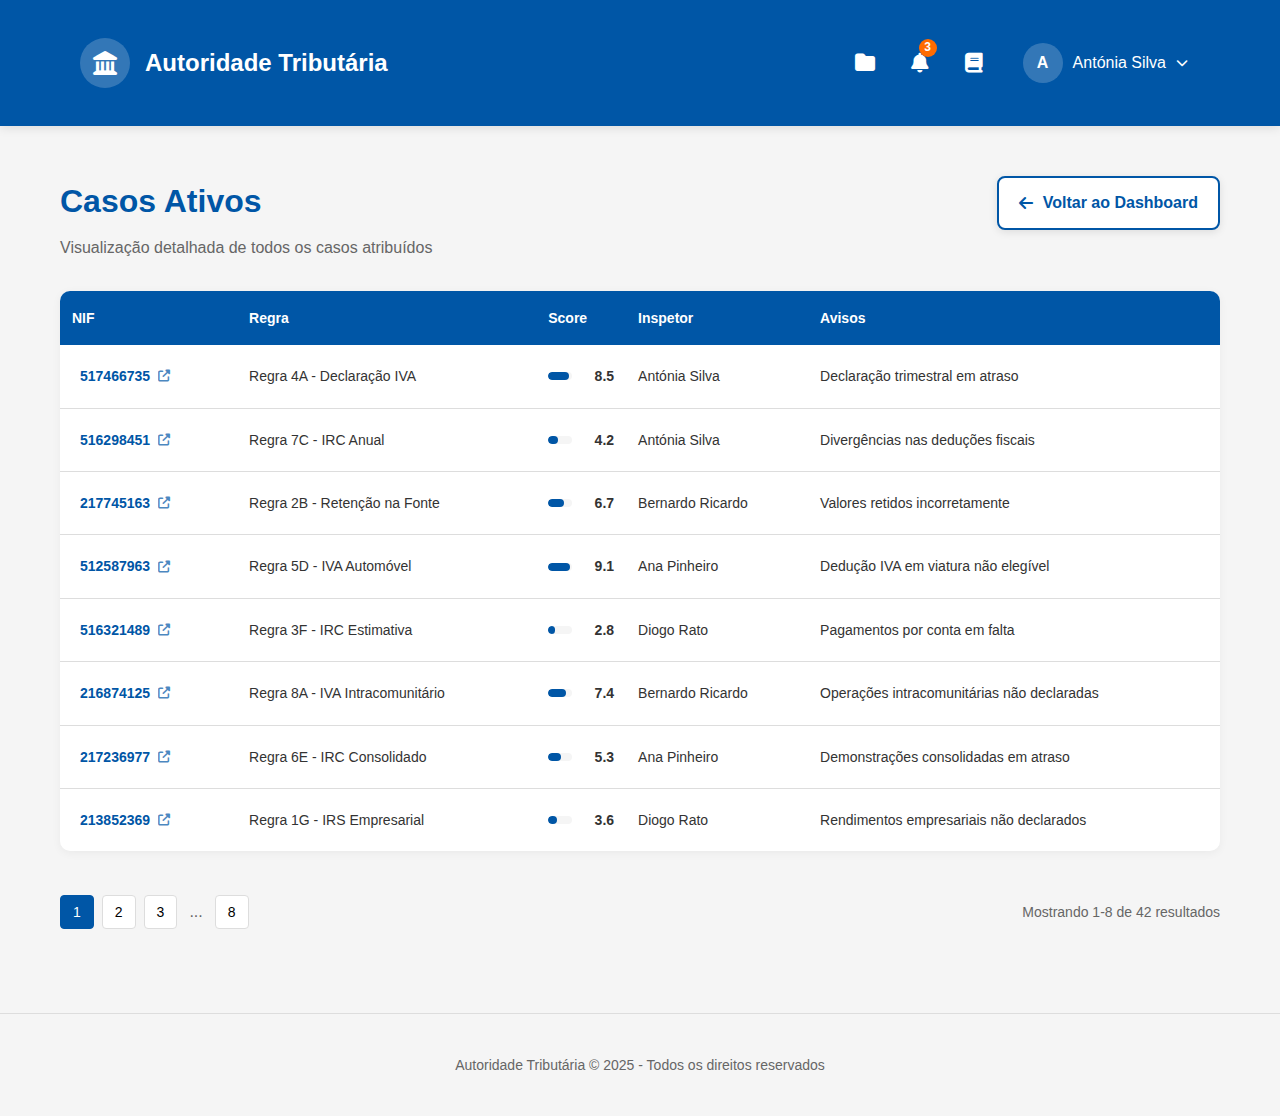
<file: casos.html>
<!DOCTYPE html>
<html lang="pt">
  <head>
    <meta charset="UTF-8" />
    <meta name="viewport" content="width=device-width, initial-scale=1.0" />
    <title>Autoridade Tributária - Os Meus Casos</title>
    <link
      rel="stylesheet"
      href="https://cdnjs.cloudflare.com/ajax/libs/font-awesome/6.4.0/css/all.min.css"
    />
    <link rel="stylesheet" href="styles.css" />
    <link rel="stylesheet" href="casos.css" />
  </head>
  <body>
    <header>
      <div class="container">
        <div class="header-content">
          <div class="logo">
            <div class="logo-icon">
              <i class="fas fa-landmark"></i>
            </div>
            <div class="logo-text">Autoridade Tributária</div>
          </div>
          <div class="header-right">
            <div class="folder-icon">
              <i class="fas fa-folder"></i>
            </div>
            <div class="notification-dropdown">
              <div class="notification-trigger">
                <i class="fas fa-bell"></i>
                <span class="notification-badge">3</span>
              </div>
              <div class="notification-menu">
                <div class="notification-header">
                  <h3>Notificações</h3>
                  <span class="notification-count">3 novas</span>
                </div>
                <div class="notification-list">
                  <div class="notification-item unread">
                    <div class="notification-icon">
                      <i class="fas fa-file-circle-plus"></i>
                    </div>
                    <div class="notification-content">
                      <div class="notification-title">
                        Novo documento adicionado
                      </div>
                      <div class="notification-details">
                        <span class="nif">NIF: 517466735</span>
                        <span class="time">Hoje, 14:30</span>
                      </div>
                      <div class="notification-description">
                        Declaração de IVA do 1º trimestre
                      </div>
                    </div>
                  </div>
                  <div class="notification-item unread">
                    <div class="notification-icon">
                      <i class="fas fa-file-pen"></i>
                    </div>
                    <div class="notification-content">
                      <div class="notification-title">Documento modificado</div>
                      <div class="notification-details">
                        <span class="nif">NIF: 516298451</span>
                        <span class="time">Hoje, 11:15</span>
                      </div>
                      <div class="notification-description">
                        Demonstração de resultados atualizada
                      </div>
                    </div>
                  </div>
                  <div class="notification-item unread">
                    <div class="notification-icon">
                      <i class="fas fa-file-circle-plus"></i>
                    </div>
                    <div class="notification-content">
                      <div class="notification-title">
                        Novo documento adicionado
                      </div>
                      <div class="notification-details">
                        <span class="nif">NIF: 217745163</span>
                        <span class="time">Ontem, 16:45</span>
                      </div>
                      <div class="notification-description">
                        Recibos verdes do mês anterior
                      </div>
                    </div>
                  </div>
                  <div class="notification-item">
                    <div class="notification-icon">
                      <i class="fas fa-file-pen"></i>
                    </div>
                    <div class="notification-content">
                      <div class="notification-title">Documento modificado</div>
                      <div class="notification-details">
                        <span class="nif">NIF: 512587963</span>
                        <span class="time">Ontem, 14:20</span>
                      </div>
                      <div class="notification-description">
                        Ficha de trabalho atualizada
                      </div>
                    </div>
                  </div>
                  <div class="notification-item">
                    <div class="notification-icon">
                      <i class="fas fa-file-circle-plus"></i>
                    </div>
                    <div class="notification-content">
                      <div class="notification-title">
                        Novo documento adicionado
                      </div>
                      <div class="notification-details">
                        <span class="nif">NIF: 516321489</span>
                        <span class="time">12 Jan, 09:30</span>
                      </div>
                      <div class="notification-description">
                        Contrato de prestação de serviços
                      </div>
                    </div>
                  </div>
                </div>
                <div class="notification-footer">
                  <a href="#" class="view-all-link"
                    >Ver todas as notificações</a
                  >
                </div>
              </div>
            </div>
            <div class="book-emoji">
              <a href="formacao.html">
                <i class="fas fa-book"></i>
              </a>
            </div>
            <div class="user-dropdown">
              <div class="user-trigger">
                <div class="user-avatar">A</div>
                <span>Antónia Silva</span>
                <i class="fas fa-chevron-down"></i>
              </div>
              <div class="dropdown-menu">
                <a href="#" class="dropdown-item">
                  <i class="fas fa-user"></i>
                  Meu Perfil
                </a>
                <a href="#" class="dropdown-item">
                  <i class="fas fa-cog"></i>
                  Configurações
                </a>
                <div class="dropdown-divider"></div>
                <a href="#" class="dropdown-item logout">
                  <i class="fas fa-sign-out-alt"></i>
                  Terminar Sessão
                </a>
              </div>
            </div>
          </div>
        </div>
      </div>
    </header>

    <div class="container">
      <div class="page-header">
        <div class="page-title">
          <h1>Casos Ativos</h1>
          <p>Visualização detalhada de todos os casos atribuídos</p>
        </div>
        <a href="index.html" class="back-button">
          <i class="fas fa-arrow-left"></i>
          Voltar ao Dashboard
        </a>
      </div>

      <div class="table-container">
        <table class="cases-table">
          <thead>
            <tr>
              <th>NIF</th>
              <th>Regra</th>
              <th>Score</th>
              <th>Inspetor</th>
              <th>Avisos</th>
            </tr>
          </thead>
          <tbody>
            <tr>
              <td>
                <a href="detalhes.html?nif=517466735" class="nif-link">
                  517466735
                  <i class="fas fa-external-link-alt"></i>
                </a>
              </td>
              <td>Regra 4A - Declaração IVA</td>
              <td>
                <div class="score-container">
                  <div class="score-bar">
                    <div class="score-fill" style="width: 85%"></div>
                  </div>
                  <span class="score-value">8.5</span>
                </div>
              </td>
              <td>Antónia Silva</td>
              <td>Declaração trimestral em atraso</td>
            </tr>
            <tr>
              <td>
                <a href="detalhes.html?nif=516298451" class="nif-link">
                  516298451
                  <i class="fas fa-external-link-alt"></i>
                </a>
              </td>
              <td>Regra 7C - IRC Anual</td>
              <td>
                <div class="score-container">
                  <div class="score-bar">
                    <div class="score-fill" style="width: 42%"></div>
                  </div>
                  <span class="score-value">4.2</span>
                </div>
              </td>
              <td>Antónia Silva</td>
              <td>Divergências nas deduções fiscais</td>
            </tr>
            <tr>
              <td>
                <a href="detalhes.html?nif=217745163" class="nif-link">
                  217745163
                  <i class="fas fa-external-link-alt"></i>
                </a>
              </td>
              <td>Regra 2B - Retenção na Fonte</td>
              <td>
                <div class="score-container">
                  <div class="score-bar">
                    <div class="score-fill" style="width: 67%"></div>
                  </div>
                  <span class="score-value">6.7</span>
                </div>
              </td>
              <td>Bernardo Ricardo</td>
              <td>Valores retidos incorretamente</td>
            </tr>
            <tr>
              <td>
                <a href="detalhes.html?nif=512587963" class="nif-link">
                  512587963
                  <i class="fas fa-external-link-alt"></i>
                </a>
              </td>
              <td>Regra 5D - IVA Automóvel</td>
              <td>
                <div class="score-container">
                  <div class="score-bar">
                    <div class="score-fill" style="width: 91%"></div>
                  </div>
                  <span class="score-value">9.1</span>
                </div>
              </td>
              <td>Ana Pinheiro</td>
              <td>Dedução IVA em viatura não elegível</td>
            </tr>
            <tr>
              <td>
                <a href="detalhes.html?nif=516321489" class="nif-link">
                  516321489
                  <i class="fas fa-external-link-alt"></i>
                </a>
              </td>
              <td>Regra 3F - IRC Estimativa</td>
              <td>
                <div class="score-container">
                  <div class="score-bar">
                    <div class="score-fill" style="width: 28%"></div>
                  </div>
                  <span class="score-value">2.8</span>
                </div>
              </td>
              <td>Diogo Rato</td>
              <td>Pagamentos por conta em falta</td>
            </tr>
            <tr>
              <td>
                <a href="detalhes.html?nif=216874125" class="nif-link">
                  216874125
                  <i class="fas fa-external-link-alt"></i>
                </a>
              </td>
              <td>Regra 8A - IVA Intracomunitário</td>
              <td>
                <div class="score-container">
                  <div class="score-bar">
                    <div class="score-fill" style="width: 74%"></div>
                  </div>
                  <span class="score-value">7.4</span>
                </div>
              </td>
              <td>Bernardo Ricardo</td>
              <td>Operações intracomunitárias não declaradas</td>
            </tr>
            <tr>
              <td>
                <a href="detalhes.html?nif=217236977" class="nif-link">
                  217236977
                  <i class="fas fa-external-link-alt"></i>
                </a>
              </td>
              <td>Regra 6E - IRC Consolidado</td>
              <td>
                <div class="score-container">
                  <div class="score-bar">
                    <div class="score-fill" style="width: 53%"></div>
                  </div>
                  <span class="score-value">5.3</span>
                </div>
              </td>
              <td>Ana Pinheiro</td>
              <td>Demonstrações consolidadas em atraso</td>
            </tr>
            <tr>
              <td>
                <a href="detalhes.html?nif=213852369" class="nif-link">
                  213852369
                  <i class="fas fa-external-link-alt"></i>
                </a>
              </td>
              <td>Regra 1G - IRS Empresarial</td>
              <td>
                <div class="score-container">
                  <div class="score-bar">
                    <div class="score-fill" style="width: 36%"></div>
                  </div>
                  <span class="score-value">3.6</span>
                </div>
              </td>
              <td>Diogo Rato</td>
              <td>Rendimentos empresariais não declarados</td>
            </tr>
          </tbody>
        </table>
      </div>

      <div class="table-footer">
        <div class="pagination">
          <button class="pagination-btn active">1</button>
          <button class="pagination-btn">2</button>
          <button class="pagination-btn">3</button>
          <span class="pagination-ellipsis">...</span>
          <button class="pagination-btn">8</button>
        </div>
        <div class="results-info">Mostrando 1-8 de 42 resultados</div>
      </div>
    </div>

    <footer>
      <div class="container">
        <p>Autoridade Tributária &copy; 2025 - Todos os direitos reservados</p>
      </div>
    </footer>

    <script src="casos.js"></script>
  </body>
</html>
</file>
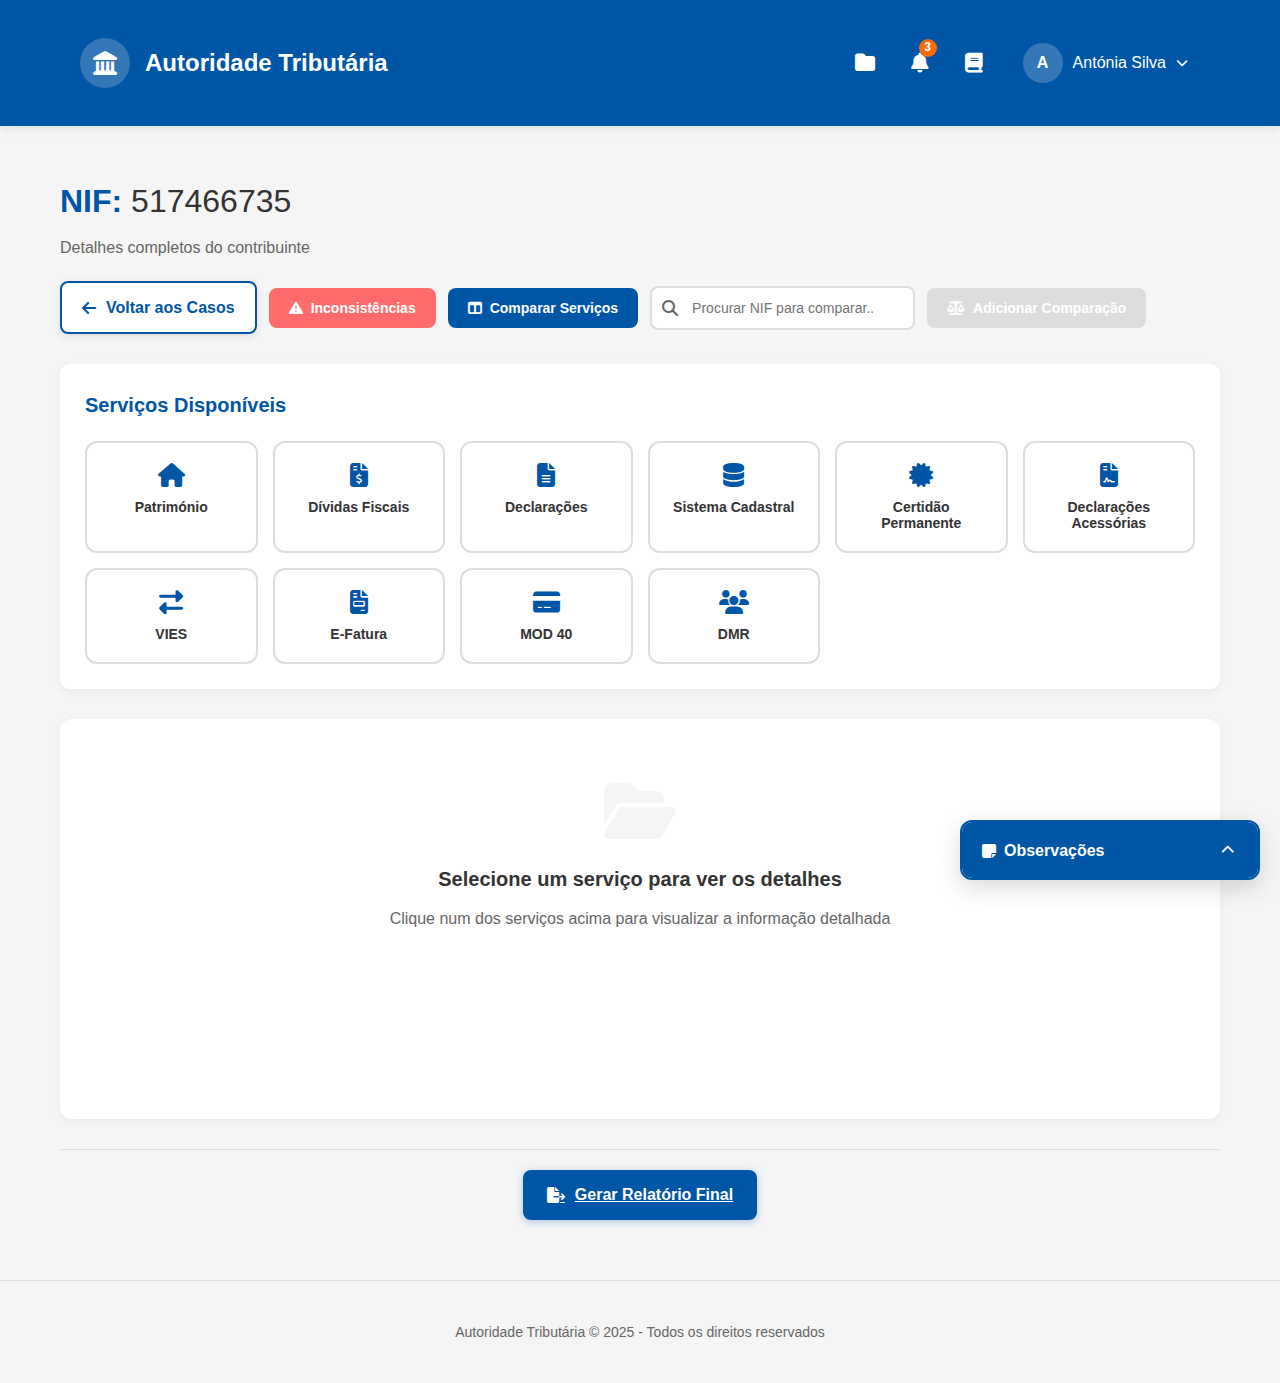
<file: detalhes.html>
<!DOCTYPE html>
<html lang="pt">
  <head>
    <meta charset="UTF-8" />
    <meta name="viewport" content="width=device-width, initial-scale=1.0" />
    <title>Autoridade Tributária - Detalhes do NIF</title>
    <link
      rel="stylesheet"
      href="https://cdnjs.cloudflare.com/ajax/libs/font-awesome/6.4.0/css/all.min.css"
    />
    <link rel="stylesheet" href="styles.css" />
    <link rel="stylesheet" href="detalhes.css" />
  </head>
  <body>
    <header>
      <div class="container">
        <div class="header-content">
          <div class="logo">
            <div class="logo-icon">
              <i class="fas fa-landmark"></i>
            </div>
            <div class="logo-text">Autoridade Tributária</div>
          </div>
          <div class="header-right">
            <div class="folder-icon">
              <i class="fas fa-folder"></i>
            </div>
            <div class="notification-dropdown">
              <div class="notification-trigger">
                <i class="fas fa-bell"></i>
                <span class="notification-badge">3</span>
              </div>
              <div class="notification-menu">
                <div class="notification-header">
                  <h3>Notificações</h3>
                  <span class="notification-count">3 novas</span>
                </div>
                <div class="notification-list">
                  <div class="notification-item unread">
                    <div class="notification-icon">
                      <i class="fas fa-file-circle-plus"></i>
                    </div>
                    <div class="notification-content">
                      <div class="notification-title">
                        Novo documento adicionado
                      </div>
                      <div class="notification-details">
                        <span class="nif">NIF: 517466735</span>
                        <span class="time">Hoje, 14:30</span>
                      </div>
                      <div class="notification-description">
                        Declaração de IVA do 1º trimestre
                      </div>
                    </div>
                  </div>
                  <div class="notification-item unread">
                    <div class="notification-icon">
                      <i class="fas fa-file-pen"></i>
                    </div>
                    <div class="notification-content">
                      <div class="notification-title">Documento modificado</div>
                      <div class="notification-details">
                        <span class="nif">NIF: 516298451</span>
                        <span class="time">Hoje, 11:15</span>
                      </div>
                      <div class="notification-description">
                        Demonstração de resultados atualizada
                      </div>
                    </div>
                  </div>
                  <div class="notification-item unread">
                    <div class="notification-icon">
                      <i class="fas fa-file-circle-plus"></i>
                    </div>
                    <div class="notification-content">
                      <div class="notification-title">
                        Novo documento adicionado
                      </div>
                      <div class="notification-details">
                        <span class="nif">NIF: 217745163</span>
                        <span class="time">Ontem, 16:45</span>
                      </div>
                      <div class="notification-description">
                        Recibos verdes do mês anterior
                      </div>
                    </div>
                  </div>
                </div>
                <div class="notification-footer">
                  <a href="#" class="view-all-link"
                    >Ver todas as notificações</a
                  >
                </div>
              </div>
            </div>
            <div class="book-emoji">
              <a href="formacao.html">
                <i class="fas fa-book"></i>
              </a>
            </div>
            <div class="user-dropdown">
              <div class="user-trigger">
                <div class="user-avatar">A</div>
                <span>Antónia Silva</span>
                <i class="fas fa-chevron-down"></i>
              </div>
              <div class="dropdown-menu">
                <a href="#" class="dropdown-item">
                  <i class="fas fa-user"></i>
                  Meu Perfil
                </a>
                <a href="#" class="dropdown-item">
                  <i class="fas fa-cog"></i>
                  Configurações
                </a>
                <div class="dropdown-divider"></div>
                <a href="#" class="dropdown-item logout">
                  <i class="fas fa-sign-out-alt"></i>
                  Terminar Sessão
                </a>
              </div>
            </div>
          </div>
        </div>
      </div>
    </header>

    <div class="container">
      <div class="page-header">
        <div class="page-title">
          <h1>NIF: <span id="nif-number">517466735</span></h1>
          <p>Detalhes completos do contribuinte</p>
        </div>
        <div class="header-actions">
          <a href="casos.html" class="back-button">
            <i class="fas fa-arrow-left"></i>
            Voltar aos Casos
          </a>
          <button class="action-button inconsistencies-btn">
            <i class="fas fa-exclamation-triangle"></i>
            Inconsistências
          </button>
          <button class="action-button compare-services-btn">
            <i class="fas fa-columns"></i>
            Comparar Serviços
          </button>
          <div class="nif-search-container">
            <div class="search-input-wrapper">
              <i class="fas fa-search"></i>
              <input
                type="text"
                id="nif-search"
                placeholder="Procurar NIF para comparar..."
                class="nif-search-input"
              />
              <div class="search-results" id="search-results"></div>
            </div>
            <button
              class="action-button compare-nif-btn"
              id="compare-nif-btn"
              disabled
            >
              <i class="fas fa-balance-scale"></i>
              Adicionar Comparação
            </button>
          </div>
        </div>
      </div>

      <!-- Single NIF View -->
      <div id="single-view" class="nif-view active">
        <div class="services-section">
          <h2>Serviços Disponíveis</h2>
          <div class="services-grid" id="current-nif-services">
            <button class="service-button" data-service="patrimonio">
              <i class="fas fa-home"></i>
              <span>Património</span>
            </button>
            <button class="service-button" data-service="dividas-fiscais">
              <i class="fas fa-file-invoice-dollar"></i>
              <span>Dívidas Fiscais</span>
            </button>
            <button class="service-button" data-service="declaracoes">
              <i class="fas fa-file-alt"></i>
              <span>Declarações</span>
            </button>
            <button class="service-button" data-service="sistema-cadastral">
              <i class="fas fa-database"></i>
              <span>Sistema Cadastral</span>
            </button>
            <button class="service-button" data-service="certidao-permanente">
              <i class="fas fa-certificate"></i>
              <span>Certidão Permanente</span>
            </button>
            <button
              class="service-button"
              data-service="declaracoes-acessorias"
            >
              <i class="fas fa-file-contract"></i>
              <span>Declarações Acessórias</span>
            </button>
            <button class="service-button" data-service="vies">
              <i class="fas fa-exchange-alt"></i>
              <span>VIES</span>
            </button>
            <button class="service-button" data-service="e-fatura">
              <i class="fas fa-file-invoice"></i>
              <span>E-Fatura</span>
            </button>
            <button class="service-button" data-service="mod40">
              <i class="fas fa-credit-card"></i>
              <span>MOD 40</span>
            </button>
            <button class="service-button" data-service="dmr">
              <i class="fas fa-users"></i>
              <span>DMR</span>
            </button>
          </div>
        </div>

        <div id="current-nif-details" class="service-details-container">
          <div class="service-placeholder">
            <i class="fas fa-folder-open"></i>
            <h3>Selecione um serviço para ver os detalhes</h3>
            <p>
              Clique num dos serviços acima para visualizar a informação
              detalhada
            </p>
          </div>
        </div>

        <div class="generate-report-section">
          <a
            href="relatorio.html"
            class="generate-report-btn"
            id="generate-report-btn"
          >
            <i class="fas fa-file-export"></i>
            Gerar Relatório Final
          </a>
        </div>
      </div>

      <!-- Service Comparison View -->
      <div id="service-comparison-view" class="nif-view">
        <div class="comparison-header-bar">
          <h2>Comparação de Serviços</h2>
          <div class="comparison-controls">
            <button
              class="action-button remove-service-comparison-btn"
              id="remove-service-comparison-btn"
            >
              <i class="fas fa-times"></i>
              Voltar aos Detalhes
            </button>
          </div>
        </div>

        <div class="comparison-layout">
          <!-- First Service Column -->
          <div class="comparison-column">
            <div class="comparison-service-header">
              <h3 id="first-service-title">Património</h3>
              <span class="service-label">Serviço 1</span>
            </div>
            <div class="comparison-content" id="first-service-content">
              <div class="service-placeholder compact">
                <i class="fas fa-folder-open"></i>
                <p>Conteúdo do primeiro serviço</p>
              </div>
            </div>
          </div>

          <!-- Second Service Column -->
          <div class="comparison-column">
            <div class="comparison-service-header">
              <h3 id="second-service-title">Dívidas Fiscais</h3>
              <span class="service-label">Serviço 2</span>
            </div>
            <div class="comparison-content" id="second-service-content">
              <div class="service-placeholder compact">
                <i class="fas fa-folder-open"></i>
                <p>Conteúdo do segundo serviço</p>
              </div>
            </div>
          </div>
        </div>
      </div>

      <!-- NIF Comparison View -->
      <div id="nif-comparison-view" class="nif-view">
        <div class="comparison-header-bar">
          <h2>Comparação de NIFs</h2>
          <button
            class="action-button remove-comparison-btn"
            id="remove-comparison-btn"
          >
            <i class="fas fa-times"></i>
            Remover Comparação
          </button>
        </div>

        <div class="comparison-layout">
          <!-- Current NIF Column -->
          <div class="comparison-column">
            <div class="comparison-nif-header">
              <h3>NIF: <span id="current-nif-display">517466735</span></h3>
              <span class="nif-label">NIF Principal</span>
            </div>

            <div class="services-section compact">
              <h4>Serviços</h4>
              <div
                class="services-grid compact"
                id="comparison-current-services"
              >
                <button
                  class="service-button compact"
                  data-service="patrimonio"
                >
                  <i class="fas fa-home"></i>
                  <span>Património</span>
                </button>
                <button
                  class="service-button compact"
                  data-service="dividas-fiscais"
                >
                  <i class="fas fa-file-invoice-dollar"></i>
                  <span>Dívidas Fiscais</span>
                </button>
                <button
                  class="service-button compact"
                  data-service="declaracoes"
                >
                  <i class="fas fa-file-alt"></i>
                  <span>Declarações</span>
                </button>
                <button
                  class="service-button compact"
                  data-service="sistema-cadastral"
                >
                  <i class="fas fa-database"></i>
                  <span>Sistema Cadastral</span>
                </button>
                <button
                  class="service-button compact"
                  data-service="certidao-permanente"
                >
                  <i class="fas fa-certificate"></i>
                  <span>Certidão Permanente</span>
                </button>
                <button
                  class="service-button compact"
                  data-service="declaracoes-acessorias"
                >
                  <i class="fas fa-file-contract"></i>
                  <span>Declarações Acessórias</span>
                </button>
                <button class="service-button compact" data-service="vies">
                  <i class="fas fa-exchange-alt"></i>
                  <span>VIES</span>
                </button>
                <button class="service-button compact" data-service="e-fatura">
                  <i class="fas fa-file-invoice"></i>
                  <span>E-Fatura</span>
                </button>
                <button class="service-button compact" data-service="mod40">
                  <i class="fas fa-credit-card"></i>
                  <span>MOD 40</span>
                </button>
                <button class="service-button compact" data-service="dmr">
                  <i class="fas fa-users"></i>
                  <span>DMR</span>
                </button>
              </div>
            </div>

            <div class="comparison-content" id="comparison-current-content">
              <div class="service-placeholder compact">
                <i class="fas fa-folder-open"></i>
                <p>Selecione um serviço para comparar</p>
              </div>
            </div>
          </div>

          <!-- Comparison NIF Column -->
          <div class="comparison-column">
            <div class="comparison-nif-header">
              <h3>NIF: <span id="compare-nif-display">-</span></h3>
              <span class="nif-label">NIF para Comparar</span>
            </div>

            <div class="services-section compact">
              <h4>Serviços</h4>
              <div
                class="services-grid compact"
                id="comparison-compare-services"
              >
                <button
                  class="service-button compact"
                  data-service="patrimonio"
                >
                  <i class="fas fa-home"></i>
                  <span>Património</span>
                </button>
                <button
                  class="service-button compact"
                  data-service="dividas-fiscais"
                >
                  <i class="fas fa-file-invoice-dollar"></i>
                  <span>Dívidas Fiscais</span>
                </button>
                <button
                  class="service-button compact"
                  data-service="declaracoes"
                >
                  <i class="fas fa-file-alt"></i>
                  <span>Declarações</span>
                </button>
                <button
                  class="service-button compact"
                  data-service="sistema-cadastral"
                >
                  <i class="fas fa-database"></i>
                  <span>Sistema Cadastral</span>
                </button>
                <button
                  class="service-button compact"
                  data-service="certidao-permanente"
                >
                  <i class="fas fa-certificate"></i>
                  <span>Certidão Permanente</span>
                </button>
                <button
                  class="service-button compact"
                  data-service="declaracoes-acessorias"
                >
                  <i class="fas fa-file-contract"></i>
                  <span>Declarações Acessórias</span>
                </button>
                <button class="service-button compact" data-service="vies">
                  <i class="fas fa-exchange-alt"></i>
                  <span>VIES</span>
                </button>
                <button class="service-button compact" data-service="e-fatura">
                  <i class="fas fa-file-invoice"></i>
                  <span>E-Fatura</span>
                </button>
                <button class="service-button compact" data-service="mod40">
                  <i class="fas fa-credit-card"></i>
                  <span>MOD 40</span>
                </button>
                <button class="service-button compact" data-service="dmr">
                  <i class="fas fa-users"></i>
                  <span>DMR</span>
                </button>
              </div>
            </div>

            <div class="comparison-content" id="comparison-compare-content">
              <div class="service-placeholder compact">
                <i class="fas fa-search"></i>
                <p>Serviço não selecionado</p>
              </div>
            </div>
          </div>
        </div>
      </div>
    </div>

    <!-- Service Comparison Modal -->
    <div class="modal service-comparison-modal">
      <div class="modal-content large">
        <div class="modal-header">
          <h3>
            <i class="fas fa-columns"></i>
            Comparar Serviços
          </h3>
          <button class="close-modal">&times;</button>
        </div>
        <div class="modal-body">
          <div class="comparison-selection">
            <div class="selection-column">
              <h4>Primeiro Serviço</h4>
              <div class="service-selection-grid" id="first-service-selection">
                <button
                  class="service-selection-button"
                  data-service="patrimonio"
                >
                  <i class="fas fa-home"></i>
                  <span>Património</span>
                </button>
                <button
                  class="service-selection-button"
                  data-service="dividas-fiscais"
                >
                  <i class="fas fa-file-invoice-dollar"></i>
                  <span>Dívidas Fiscais</span>
                </button>
                <button
                  class="service-selection-button"
                  data-service="declaracoes"
                >
                  <i class="fas fa-file-alt"></i>
                  <span>Declarações</span>
                </button>
                <button
                  class="service-selection-button"
                  data-service="sistema-cadastral"
                >
                  <i class="fas fa-database"></i>
                  <span>Sistema Cadastral</span>
                </button>
                <button
                  class="service-selection-button"
                  data-service="certidao-permanente"
                >
                  <i class="fas fa-certificate"></i>
                  <span>Certidão Permanente</span>
                </button>
                <button
                  class="service-selection-button"
                  data-service="declaracoes-acessorias"
                >
                  <i class="fas fa-file-contract"></i>
                  <span>Declarações Acessórias</span>
                </button>
                <button class="service-selection-button" data-service="vies">
                  <i class="fas fa-exchange-alt"></i>
                  <span>VIES</span>
                </button>
                <button
                  class="service-selection-button"
                  data-service="e-fatura"
                >
                  <i class="fas fa-file-invoice"></i>
                  <span>E-Fatura</span>
                </button>
                <button class="service-selection-button" data-service="mod40">
                  <i class="fas fa-credit-card"></i>
                  <span>MOD 40</span>
                </button>
                <button class="service-selection-button" data-service="dmr">
                  <i class="fas fa-users"></i>
                  <span>DMR</span>
                </button>
              </div>
            </div>
            <div class="selection-column">
              <h4>Segundo Serviço</h4>
              <div class="service-selection-grid" id="second-service-selection">
                <button
                  class="service-selection-button"
                  data-service="patrimonio"
                >
                  <i class="fas fa-home"></i>
                  <span>Património</span>
                </button>
                <button
                  class="service-selection-button"
                  data-service="dividas-fiscais"
                >
                  <i class="fas fa-file-invoice-dollar"></i>
                  <span>Dívidas Fiscais</span>
                </button>
                <button
                  class="service-selection-button"
                  data-service="declaracoes"
                >
                  <i class="fas fa-file-alt"></i>
                  <span>Declarações</span>
                </button>
                <button
                  class="service-selection-button"
                  data-service="sistema-cadastral"
                >
                  <i class="fas fa-database"></i>
                  <span>Sistema Cadastral</span>
                </button>
                <button
                  class="service-selection-button"
                  data-service="certidao-permanente"
                >
                  <i class="fas fa-certificate"></i>
                  <span>Certidão Permanente</span>
                </button>
                <button
                  class="service-selection-button"
                  data-service="declaracoes-acessorias"
                >
                  <i class="fas fa-file-contract"></i>
                  <span>Declarações Acessórias</span>
                </button>
                <button class="service-selection-button" data-service="vies">
                  <i class="fas fa-exchange-alt"></i>
                  <span>VIES</span>
                </button>
                <button
                  class="service-selection-button"
                  data-service="e-fatura"
                >
                  <i class="fas fa-file-invoice"></i>
                  <span>E-Fatura</span>
                </button>
                <button class="service-selection-button" data-service="mod40">
                  <i class="fas fa-credit-card"></i>
                  <span>MOD 40</span>
                </button>
                <button class="service-selection-button" data-service="dmr">
                  <i class="fas fa-users"></i>
                  <span>DMR</span>
                </button>
              </div>
            </div>
          </div>
        </div>
        <div class="modal-footer">
          <button class="btn btn-secondary clear-comparison-btn">
            <i class="fas fa-times"></i>
            Limpar Seleção
          </button>
          <button class="btn btn-primary compare-selected-btn" disabled>
            <i class="fas fa-columns"></i>
            Comparar Serviços Selecionados
          </button>
        </div>
      </div>
    </div>

    <!-- Sticky Notes Panel -->
    <div class="sticky-notes-panel minimized">
      <div class="notes-header">
        <h3>
          <i class="fas fa-sticky-note"></i>
          Observações
        </h3>
        <button class="toggle-notes-btn">
          <i class="fas fa-chevron-up"></i>
        </button>
      </div>
      <div class="notes-content">
        <textarea
          placeholder="Escreva aqui as suas observações sobre este caso..."
        ></textarea>
        <div class="notes-actions">
          <button class="save-notes-btn">
            <i class="fas fa-save"></i>
            Guardar
          </button>
          <button class="clear-notes-btn">
            <i class="fas fa-trash"></i>
            Limpar
          </button>
        </div>
        <div class="saved-notes">
          <h4>Notas Guardadas:</h4>
          <div class="note-item">
            <div class="note-date">15/05/2024 14:30</div>
            <div class="note-text">
              Contactar contribuinte para esclarecimento sobre deduções de IVA
              no automóvel.
            </div>
          </div>
          <div class="note-item">
            <div class="note-date">10/05/2024 09:15</div>
            <div class="note-text">
              Verificar documentação de suporte às operações intracomunitárias.
            </div>
          </div>
        </div>
      </div>
    </div>

    <!-- Inconsistências Modal -->
    <div class="modal inconsistencies-modal">
      <div class="modal-content">
        <div class="modal-header">
          <h3>
            <i class="fas fa-exclamation-triangle"></i>
            Inconsistências Detetadas
          </h3>
          <button class="close-modal">&times;</button>
        </div>
        <div class="modal-body">
          <div class="inconsistency-item">
            <div class="inconsistency-icon">
              <i class="fas fa-exclamation-circle"></i>
            </div>
            <div class="inconsistency-details">
              <h4>Divergência nas Receitas Declaradas</h4>
              <p>
                Diferença de € 15.230,00 entre a declaração de IRS e IVA para o
                período 2023.
              </p>
              <div class="inconsistency-meta">
                <span class="severity high">Alta Severidade</span>
                <span class="date">Detetado: 15/05/2024</span>
              </div>
            </div>
          </div>
          <div class="inconsistency-item">
            <div class="inconsistency-icon">
              <i class="fas fa-exclamation-circle"></i>
            </div>
            <div class="inconsistency-details">
              <h4>Deduções de IVA Irregulares</h4>
              <p>
                Dedução de IVA em viatura ligeira de passageiros não elegível
                para dedução total.
              </p>
              <div class="inconsistency-meta">
                <span class="severity medium">Média Severidade</span>
                <span class="date">Detetado: 10/05/2024</span>
              </div>
            </div>
          </div>
        </div>
      </div>
    </div>

    <footer>
      <div class="container">
        <p>Autoridade Tributária &copy; 2025 - Todos os direitos reservados</p>
      </div>
    </footer>

    <script src="detalhes.js"></script>
  </body>
</html>
</file>
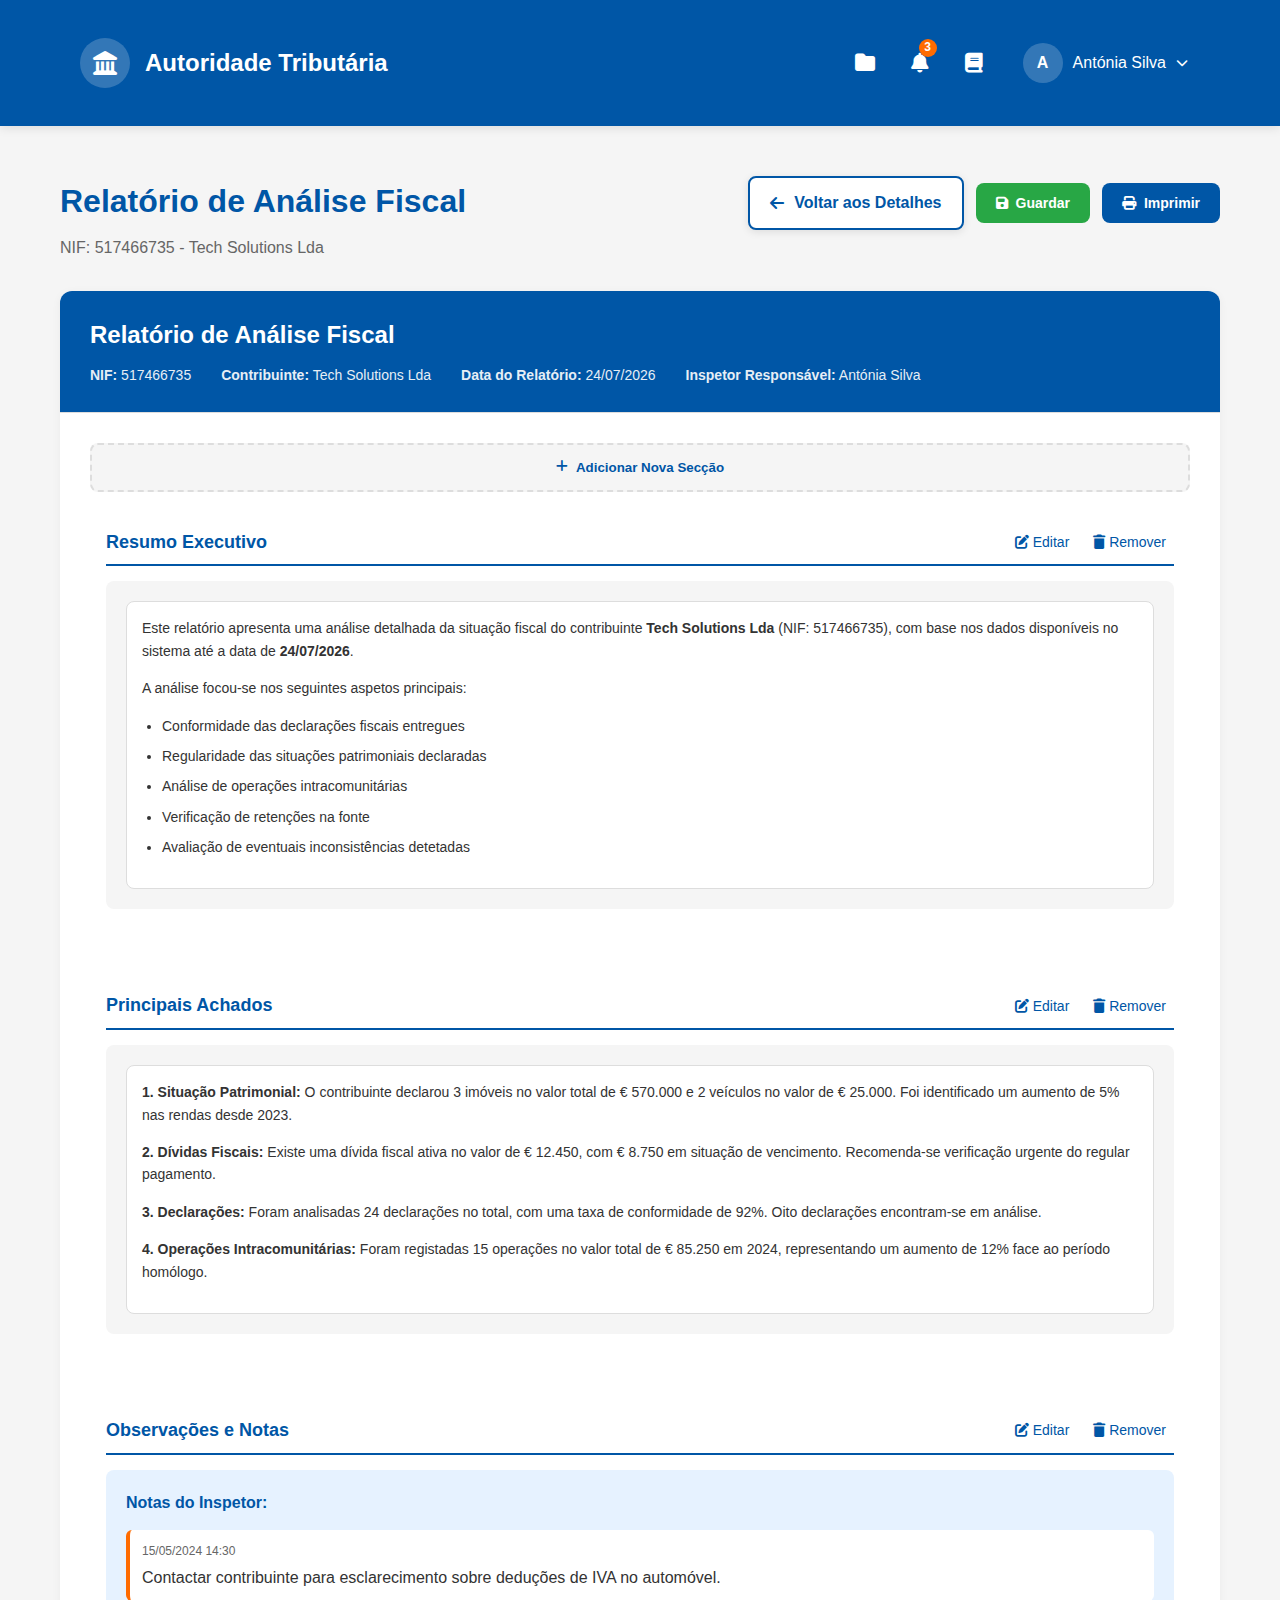
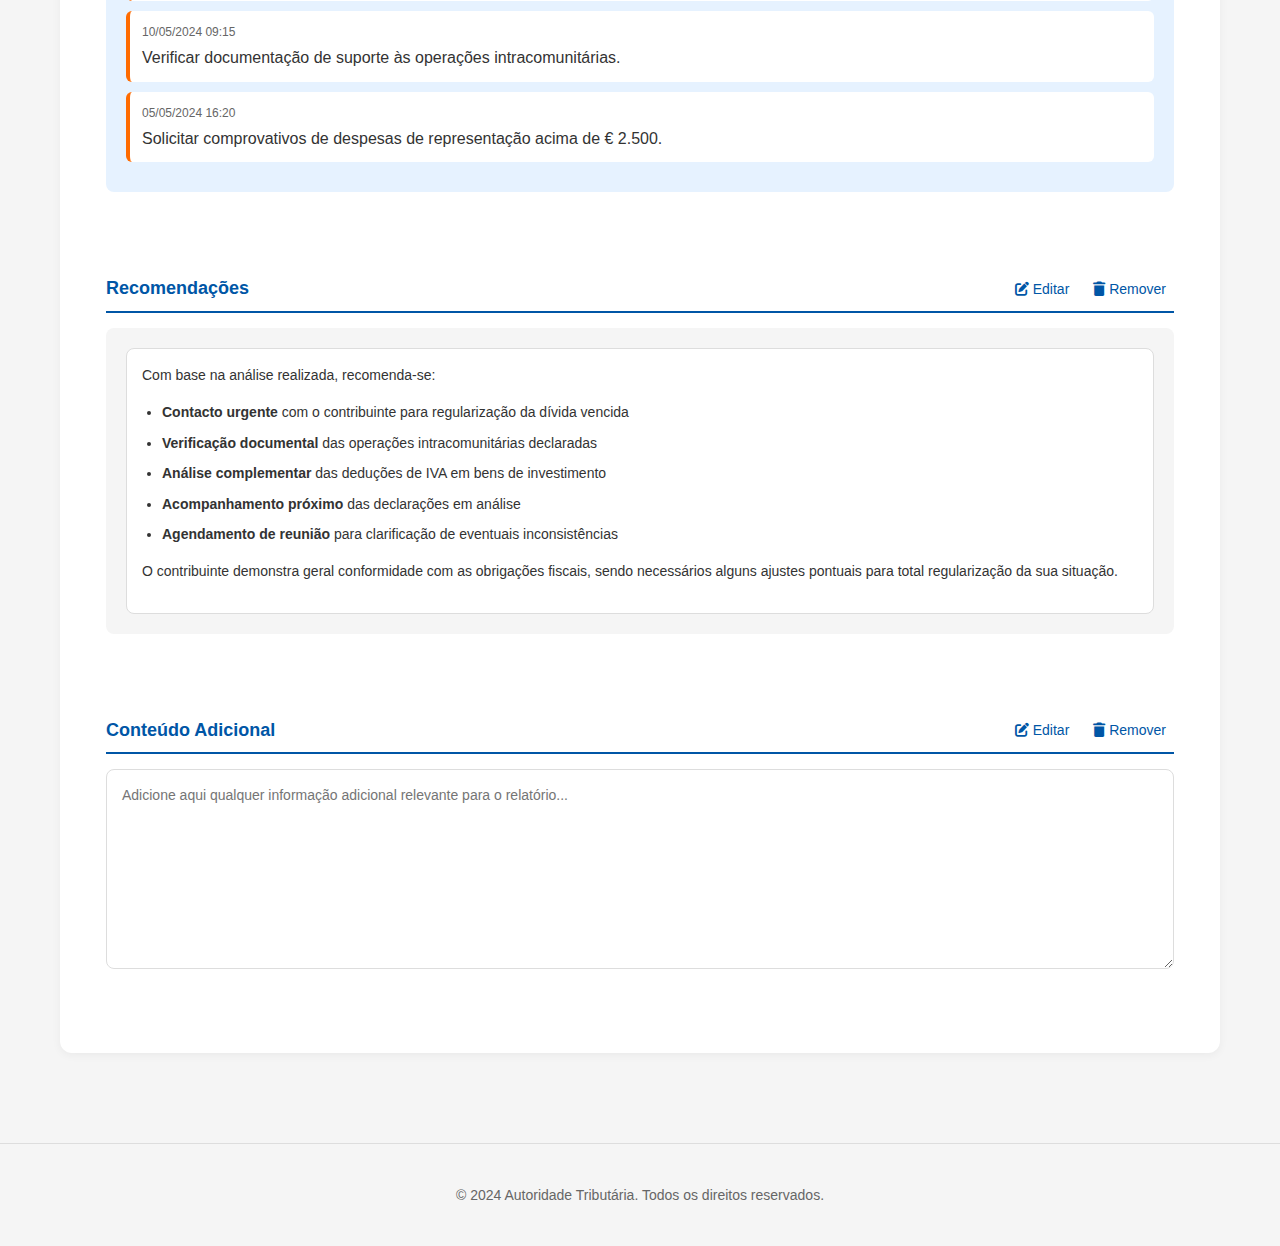
<file: relatorio.html>
<!DOCTYPE html>
<html lang="pt">
  <head>
    <meta charset="UTF-8" />
    <meta name="viewport" content="width=device-width, initial-scale=1.0" />
    <title>Autoridade Tributária - Relatório</title>
    <link
      rel="stylesheet"
      href="https://cdnjs.cloudflare.com/ajax/libs/font-awesome/6.4.0/css/all.min.css"
    />
    <style>
      :root {
        --primary: #0056a6;
        --primary-dark: #003d7a;
        --secondary: #e6f2ff;
        --accent: #ff6b00;
        --text: #333333;
        --light-gray: #f5f5f5;
        --border: #dddddd;
        --white: #ffffff;
        --success: #28a745;
        --warning: #ffc107;
        --danger: #dc3545;
      }

      * {
        margin: 0;
        padding: 0;
        box-sizing: border-box;
        font-family: "Segoe UI", Tahoma, Geneva, Verdana, sans-serif;
      }

      body {
        background-color: var(--light-gray);
        color: var(--text);
        line-height: 1.6;
      }

      .container {
        max-width: 1200px;
        margin: 0 auto;
        padding: 20px;
      }

      /* Header Styles */
      header {
        background-color: var(--primary);
        padding: 15px 0;
        box-shadow: 0 2px 10px rgba(0, 0, 0, 0.1);
        margin-bottom: 30px;
        color: white;
      }

      .header-content {
        display: flex;
        align-items: center;
        justify-content: space-between;
        padding: 0 20px;
      }

      .logo {
        display: flex;
        align-items: center;
      }

      .logo-icon {
        background-color: rgba(255, 255, 255, 0.2);
        color: white;
        width: 50px;
        height: 50px;
        border-radius: 50%;
        display: flex;
        align-items: center;
        justify-content: center;
        margin-right: 15px;
        font-size: 24px;
      }

      .logo-text {
        font-size: 24px;
        font-weight: 700;
        color: white;
      }

      .header-right {
        display: flex;
        align-items: center;
        gap: 20px;
      }

      .folder-icon,
      .notification-trigger,
      .book-emoji {
        font-size: 20px;
        cursor: pointer;
        padding: 8px;
        border-radius: 50%;
        transition: background-color 0.3s;
      }

      .folder-icon:hover,
      .notification-trigger:hover,
      .book-emoji:hover {
        background-color: rgba(255, 255, 255, 0.1);
      }

      .notification-dropdown {
        position: relative;
      }

      .notification-badge {
        position: absolute;
        top: 0;
        right: 0;
        background-color: var(--accent);
        color: white;
        border-radius: 50%;
        width: 18px;
        height: 18px;
        font-size: 12px;
        display: flex;
        align-items: center;
        justify-content: center;
        font-weight: bold;
      }

      .notification-menu {
        position: absolute;
        top: 100%;
        right: 0;
        background-color: white;
        width: 380px;
        border-radius: 8px;
        box-shadow: 0 4px 20px rgba(0, 0, 0, 0.15);
        opacity: 0;
        visibility: hidden;
        transform: translateY(-10px);
        transition: all 0.3s ease;
        z-index: 1001;
      }

      .notification-dropdown.active .notification-menu {
        opacity: 1;
        visibility: visible;
        transform: translateY(0);
      }

      .notification-header {
        padding: 20px;
        border-bottom: 1px solid var(--border);
        display: flex;
        justify-content: space-between;
        align-items: center;
      }

      .notification-header h3 {
        color: var(--primary);
        margin: 0;
        font-size: 18px;
      }

      .notification-count {
        background-color: var(--accent);
        color: white;
        padding: 4px 8px;
        border-radius: 12px;
        font-size: 12px;
        font-weight: 600;
      }

      .notification-list {
        max-height: 400px;
        overflow-y: auto;
      }

      .notification-item {
        display: flex;
        padding: 16px 20px;
        border-bottom: 1px solid var(--border);
        transition: background-color 0.3s;
        cursor: pointer;
      }

      .notification-item:hover {
        background-color: var(--secondary);
      }

      .notification-item.unread {
        background-color: #f8fbff;
        border-left: 3px solid var(--primary);
      }

      .notification-icon {
        margin-right: 12px;
        color: var(--primary);
        font-size: 16px;
        margin-top: 2px;
      }

      .notification-content {
        flex: 1;
      }

      .notification-title {
        font-weight: 600;
        color: var(--text);
        margin-bottom: 4px;
        font-size: 14px;
      }

      .notification-details {
        display: flex;
        justify-content: space-between;
        align-items: center;
        margin-bottom: 4px;
        font-size: 12px;
      }

      .nif {
        color: var(--primary);
        font-weight: 600;
      }

      .time {
        color: #666;
      }

      .notification-description {
        color: #666;
        font-size: 13px;
        line-height: 1.4;
      }

      .notification-footer {
        padding: 16px 20px;
        text-align: center;
        border-top: 1px solid var(--border);
      }

      .view-all-link {
        color: var(--primary);
        text-decoration: none;
        font-weight: 600;
        font-size: 14px;
        transition: color 0.3s;
      }

      .view-all-link:hover {
        color: var(--primary-dark);
      }

      .user-dropdown {
        position: relative;
      }

      .user-trigger {
        display: flex;
        align-items: center;
        gap: 10px;
        cursor: pointer;
        padding: 8px 12px;
        border-radius: 6px;
        transition: background-color 0.3s;
      }

      .user-trigger:hover {
        background-color: rgba(255, 255, 255, 0.1);
      }

      .user-avatar {
        width: 40px;
        height: 40px;
        border-radius: 50%;
        background-color: rgba(255, 255, 255, 0.2);
        display: flex;
        align-items: center;
        justify-content: center;
        color: white;
        font-weight: bold;
      }

      .user-trigger span {
        font-weight: 500;
      }

      .user-trigger i {
        font-size: 12px;
        transition: transform 0.3s;
      }

      .user-dropdown.active .user-trigger i {
        transform: rotate(180deg);
      }

      .dropdown-menu {
        position: absolute;
        top: 100%;
        right: 0;
        background-color: white;
        min-width: 200px;
        border-radius: 8px;
        box-shadow: 0 4px 15px rgba(0, 0, 0, 0.1);
        opacity: 0;
        visibility: hidden;
        transform: translateY(-10px);
        transition: all 0.3s ease;
        z-index: 1000;
      }

      .user-dropdown.active .dropdown-menu {
        opacity: 1;
        visibility: visible;
        transform: translateY(0);
      }

      .dropdown-item {
        display: flex;
        align-items: center;
        gap: 10px;
        padding: 12px 16px;
        color: var(--text);
        text-decoration: none;
        transition: background-color 0.3s;
      }

      .dropdown-item:hover {
        background-color: var(--light-gray);
      }

      .dropdown-item i {
        width: 20px;
        text-align: center;
        color: var(--primary);
      }

      .dropdown-item.logout {
        color: #e74c3c;
      }

      .dropdown-item.logout i {
        color: #e74c3c;
      }

      .dropdown-divider {
        height: 1px;
        background-color: var(--border);
        margin: 5px 0;
      }

      /* Page Header */
      .page-header {
        display: flex;
        justify-content: space-between;
        align-items: flex-start;
        margin-bottom: 30px;
        flex-wrap: wrap;
        gap: 20px;
      }

      .page-title h1 {
        color: var(--primary);
        margin-bottom: 8px;
        font-size: 32px;
      }

      .page-title p {
        color: #666;
        font-size: 16px;
      }

      .header-actions {
        display: flex;
        gap: 12px;
        align-items: center;
        flex-wrap: wrap;
      }

      .action-button {
        display: inline-flex;
        align-items: center;
        gap: 8px;
        padding: 12px 20px;
        border: none;
        border-radius: 8px;
        font-weight: 600;
        cursor: pointer;
        transition: all 0.3s ease;
        font-size: 14px;
      }

      .back-button {
        display: inline-flex;
        align-items: center;
        gap: 10px;
        background-color: var(--white);
        color: var(--primary);
        text-decoration: none;
        padding: 12px 20px;
        border-radius: 8px;
        font-weight: 600;
        transition: all 0.3s ease;
        border: 2px solid var(--primary);
        box-shadow: 0 2px 8px rgba(0, 0, 0, 0.1);
      }

      .back-button:hover {
        background-color: var(--primary);
        color: white;
        transform: translateY(-2px);
        box-shadow: 0 4px 12px rgba(0, 86, 166, 0.3);
      }

      .print-button {
        background-color: var(--primary);
        color: white;
      }

      .print-button:hover {
        background-color: var(--primary-dark);
        transform: translateY(-2px);
      }

      .edit-button {
        background-color: var(--accent);
        color: white;
      }

      .edit-button:hover {
        background-color: #e55a00;
        transform: translateY(-2px);
      }

      .save-button {
        background-color: var(--success);
        color: white;
      }

      .save-button:hover {
        background-color: #218838;
        transform: translateY(-2px);
      }

      /* Report Container */
      .report-container {
        background-color: var(--white);
        border-radius: 12px;
        box-shadow: 0 2px 10px rgba(0, 0, 0, 0.05);
        margin-bottom: 30px;
        overflow: hidden;
      }

      .report-header {
        background-color: var(--primary);
        color: white;
        padding: 25px 30px;
        border-bottom: 1px solid var(--border);
      }

      .report-header h2 {
        margin-bottom: 10px;
        font-size: 24px;
      }

      .report-meta {
        display: flex;
        gap: 30px;
        flex-wrap: wrap;
        font-size: 14px;
        opacity: 0.9;
      }

      .report-content {
        padding: 30px;
      }

      .report-section {
        margin-bottom: 30px;
        position: relative;
        border: 1px solid transparent;
        border-radius: 8px;
        padding: 15px;
        transition: all 0.3s ease;
      }

      .report-section.editing {
        border-color: var(--accent);
        background-color: rgba(255, 107, 0, 0.05);
      }

      .report-section h3 {
        color: var(--primary);
        margin-bottom: 15px;
        font-size: 18px;
        border-bottom: 2px solid var(--primary);
        padding-bottom: 8px;
        display: flex;
        align-items: center;
        justify-content: space-between;
      }

      .section-actions {
        display: flex;
        gap: 8px;
      }

      .section-action-btn {
        background: none;
        border: none;
        color: var(--primary);
        cursor: pointer;
        font-size: 14px;
        padding: 4px 8px;
        border-radius: 4px;
        transition: all 0.3s;
      }

      .section-action-btn:hover {
        background-color: rgba(0, 86, 166, 0.1);
      }

      .template-content {
        background-color: var(--light-gray);
        border-radius: 8px;
        padding: 20px;
        margin-bottom: 20px;
        line-height: 1.6;
      }

      .template-content p {
        margin-bottom: 15px;
      }

      .template-content ul {
        margin-left: 20px;
        margin-bottom: 15px;
      }

      .template-content li {
        margin-bottom: 8px;
      }

      .editable-content {
        min-height: 100px;
        padding: 15px;
        border: 1px solid var(--border);
        border-radius: 8px;
        background-color: var(--white);
        font-family: inherit;
        font-size: 14px;
        line-height: 1.6;
        resize: vertical;
        width: 100%;
      }

      .editable-content:focus {
        outline: none;
        border-color: var(--primary);
      }

      .formatting-toolbar {
        display: flex;
        gap: 8px;
        margin-bottom: 10px;
        padding: 8px;
        background-color: var(--light-gray);
        border-radius: 6px;
        flex-wrap: wrap;
      }

      .format-btn {
        background: none;
        border: 1px solid var(--border);
        border-radius: 4px;
        padding: 6px 10px;
        cursor: pointer;
        font-size: 12px;
        transition: all 0.3s;
      }

      .format-btn:hover {
        background-color: var(--secondary);
      }

      .format-btn.active {
        background-color: var(--primary);
        color: white;
      }

      .notes-content {
        background-color: var(--secondary);
        border-radius: 8px;
        padding: 20px;
        margin-bottom: 20px;
      }

      .notes-content h4 {
        color: var(--primary);
        margin-bottom: 15px;
        font-size: 16px;
      }

      .note-item {
        padding: 12px;
        background-color: var(--white);
        border-radius: 6px;
        margin-bottom: 10px;
        border-left: 4px solid var(--accent);
      }

      .note-date {
        font-size: 12px;
        color: #666;
        margin-bottom: 5px;
      }

      .note-text {
        line-height: 1.4;
      }

      .additional-content {
        margin-top: 30px;
      }

      .additional-content h4 {
        color: var(--primary);
        margin-bottom: 15px;
        font-size: 16px;
      }

      .additional-textarea {
        width: 100%;
        min-height: 200px;
        padding: 15px;
        border: 1px solid var(--border);
        border-radius: 8px;
        font-family: inherit;
        font-size: 14px;
        line-height: 1.5;
        resize: vertical;
      }

      .additional-textarea:focus {
        outline: none;
        border-color: var(--primary);
      }

      .add-section-btn {
        display: flex;
        align-items: center;
        justify-content: center;
        gap: 8px;
        width: 100%;
        padding: 15px;
        background-color: var(--light-gray);
        border: 2px dashed var(--border);
        border-radius: 8px;
        color: var(--primary);
        font-weight: 600;
        cursor: pointer;
        transition: all 0.3s;
        margin-bottom: 20px;
      }

      .add-section-btn:hover {
        background-color: var(--secondary);
        border-color: var(--primary);
      }

      .section-type-selector {
        display: flex;
        gap: 10px;
        margin-bottom: 15px;
      }

      .section-type-btn {
        flex: 1;
        padding: 10px;
        background-color: var(--light-gray);
        border: 1px solid var(--border);
        border-radius: 6px;
        cursor: pointer;
        text-align: center;
        transition: all 0.3s;
      }

      .section-type-btn:hover {
        background-color: var(--secondary);
      }

      .section-type-btn.active {
        background-color: var(--primary);
        color: white;
        border-color: var(--primary);
      }

      .new-section-input {
        width: 100%;
        padding: 10px;
        border: 1px solid var(--border);
        border-radius: 6px;
        margin-bottom: 10px;
        font-size: 16px;
      }

      .save-status {
        position: fixed;
        bottom: 20px;
        right: 20px;
        padding: 10px 15px;
        background-color: var(--success);
        color: white;
        border-radius: 6px;
        box-shadow: 0 2px 10px rgba(0, 0, 0, 0.2);
        z-index: 1000;
        opacity: 0;
        transform: translateY(10px);
        transition: all 0.3s;
      }

      .save-status.show {
        opacity: 1;
        transform: translateY(0);
      }

      footer {
        text-align: center;
        margin-top: 40px;
        padding: 20px;
        color: #666;
        font-size: 14px;
        border-top: 1px solid var(--border);
      }

      /* Print Styles */
      @media print {
        header,
        .header-actions,
        footer,
        .section-actions,
        .formatting-toolbar,
        .add-section-btn {
          display: none;
        }

        .container {
          padding: 0;
          max-width: none;
        }

        .report-container {
          box-shadow: none;
          border-radius: 0;
        }

        body {
          background-color: white;
        }

        .report-section {
          border: none !important;
          background-color: transparent !important;
        }
      }

      /* Responsive Design */
      @media (max-width: 768px) {
        .header-content {
          flex-direction: column;
          gap: 15px;
        }

        .header-right {
          width: 100%;
          justify-content: space-between;
        }

        .page-header {
          flex-direction: column;
        }

        .header-actions {
          flex-direction: column;
          width: 100%;
        }

        .action-button {
          width: 100%;
          justify-content: center;
        }

        .back-button {
          align-self: stretch;
          text-align: center;
          justify-content: center;
        }

        .report-meta {
          flex-direction: column;
          gap: 10px;
        }

        .notification-menu {
          width: 320px;
          right: -50%;
        }

        .section-actions {
          flex-direction: column;
          align-items: flex-start;
        }
      }

      @media (max-width: 480px) {
        .header-right {
          gap: 10px;
        }

        .folder-icon,
        .notification-trigger,
        .book-emoji {
          font-size: 18px;
          padding: 6px;
        }

        .user-trigger span {
          display: none;
        }
      }
    </style>
  </head>
  <body>
    <header>
      <div class="container">
        <div class="header-content">
          <div class="logo">
            <div class="logo-icon">
              <i class="fas fa-landmark"></i>
            </div>
            <div class="logo-text">Autoridade Tributária</div>
          </div>
          <div class="header-right">
            <div class="folder-icon">
              <i class="fas fa-folder"></i>
            </div>
            <div class="notification-dropdown">
              <div class="notification-trigger">
                <i class="fas fa-bell"></i>
                <span class="notification-badge">3</span>
              </div>
              <div class="notification-menu">
                <div class="notification-header">
                  <h3>Notificações</h3>
                  <span class="notification-count">3 novas</span>
                </div>
                <div class="notification-list">
                  <div class="notification-item unread">
                    <div class="notification-icon">
                      <i class="fas fa-file-circle-plus"></i>
                    </div>
                    <div class="notification-content">
                      <div class="notification-title">
                        Novo documento adicionado
                      </div>
                      <div class="notification-details">
                        <span class="nif">NIF: 517466735</span>
                        <span class="time">Hoje, 14:30</span>
                      </div>
                      <div class="notification-description">
                        Declaração de IVA do 1º trimestre
                      </div>
                    </div>
                  </div>
                  <div class="notification-item unread">
                    <div class="notification-icon">
                      <i class="fas fa-file-pen"></i>
                    </div>
                    <div class="notification-content">
                      <div class="notification-title">Documento modificado</div>
                      <div class="notification-details">
                        <span class="nif">NIF: 516298451</span>
                        <span class="time">Hoje, 11:15</span>
                      </div>
                      <div class="notification-description">
                        Demonstração de resultados atualizada
                      </div>
                    </div>
                  </div>
                  <div class="notification-item unread">
                    <div class="notification-icon">
                      <i class="fas fa-file-circle-plus"></i>
                    </div>
                    <div class="notification-content">
                      <div class="notification-title">
                        Novo documento adicionado
                      </div>
                      <div class="notification-details">
                        <span class="nif">NIF: 217745163</span>
                        <span class="time">Ontem, 16:45</span>
                      </div>
                      <div class="notification-description">
                        Recibos verdes do mês anterior
                      </div>
                    </div>
                  </div>
                </div>
                <div class="notification-footer">
                  <a href="#" class="view-all-link"
                    >Ver todas as notificações</a
                  >
                </div>
              </div>
            </div>
            <div class="book-emoji">
              <i class="fas fa-book"></i>
            </div>
            <div class="user-dropdown">
              <div class="user-trigger">
                <div class="user-avatar">A</div>
                <span>Antónia Silva</span>
                <i class="fas fa-chevron-down"></i>
              </div>
              <div class="dropdown-menu">
                <a href="#" class="dropdown-item">
                  <i class="fas fa-user"></i>
                  Meu Perfil
                </a>
                <a href="#" class="dropdown-item">
                  <i class="fas fa-cog"></i>
                  Configurações
                </a>
                <div class="dropdown-divider"></div>
                <a href="#" class="dropdown-item logout">
                  <i class="fas fa-sign-out-alt"></i>
                  Terminar Sessão
                </a>
              </div>
            </div>
          </div>
        </div>
      </div>
    </header>

    <div class="container">
      <div class="page-header">
        <div class="page-title">
          <h1>Relatório de Análise Fiscal</h1>
          <p>NIF: 517466735 - Tech Solutions Lda</p>
        </div>
        <div class="header-actions">
          <a href="detalhes.html" class="back-button">
            <i class="fas fa-arrow-left"></i>
            Voltar aos Detalhes
          </a>

          <button class="action-button save-button" id="save-report">
            <i class="fas fa-save"></i>
            Guardar
          </button>
          <button class="action-button print-button" id="print-button">
            <i class="fas fa-print"></i>
            Imprimir
          </button>
        </div>
      </div>

      <div class="report-container">
        <div class="report-header">
          <h2>Relatório de Análise Fiscal</h2>
          <div class="report-meta">
            <div><strong>NIF:</strong> 517466735</div>
            <div><strong>Contribuinte:</strong> Tech Solutions Lda</div>
            <div>
              <strong>Data do Relatório:</strong>
              <span id="report-date">20/05/2024</span>
            </div>
            <div><strong>Inspetor Responsável:</strong> Antónia Silva</div>
          </div>
        </div>

        <div class="report-content">
          <button class="add-section-btn" id="add-section-btn">
            <i class="fas fa-plus"></i>
            Adicionar Nova Secção
          </button>

          <div class="report-section" id="section-resumo">
            <h3>
              Resumo Executivo
              <div class="section-actions">
                <button class="section-action-btn edit-section-btn">
                  <i class="fas fa-edit"></i> Editar
                </button>
                <button class="section-action-btn delete-section-btn">
                  <i class="fas fa-trash"></i> Remover
                </button>
              </div>
            </h3>
            <div class="template-content">
              <div class="formatting-toolbar" style="display: none">
                <button class="format-btn" data-command="bold">
                  <i class="fas fa-bold"></i>
                </button>
                <button class="format-btn" data-command="italic">
                  <i class="fas fa-italic"></i>
                </button>
                <button class="format-btn" data-command="underline">
                  <i class="fas fa-underline"></i>
                </button>
                <button class="format-btn" data-command="insertUnorderedList">
                  <i class="fas fa-list-ul"></i>
                </button>
                <button class="format-btn" data-command="insertOrderedList">
                  <i class="fas fa-list-ol"></i>
                </button>
              </div>
              <div class="editable-content" contenteditable="false">
                <p>
                  Este relatório apresenta uma análise detalhada da situação
                  fiscal do contribuinte
                  <strong>Tech Solutions Lda</strong> (NIF: 517466735), com base
                  nos dados disponíveis no sistema até a data de
                  <strong id="current-date">20/05/2024</strong>.
                </p>

                <p>A análise focou-se nos seguintes aspetos principais:</p>
                <ul>
                  <li>Conformidade das declarações fiscais entregues</li>
                  <li>Regularidade das situações patrimoniais declaradas</li>
                  <li>Análise de operações intracomunitárias</li>
                  <li>Verificação de retenções na fonte</li>
                  <li>Avaliação de eventuais inconsistências detetadas</li>
                </ul>
              </div>
            </div>
          </div>

          <div class="report-section" id="section-achados">
            <h3>
              Principais Achados
              <div class="section-actions">
                <button class="section-action-btn edit-section-btn">
                  <i class="fas fa-edit"></i> Editar
                </button>
                <button class="section-action-btn delete-section-btn">
                  <i class="fas fa-trash"></i> Remover
                </button>
              </div>
            </h3>
            <div class="template-content">
              <div class="formatting-toolbar" style="display: none">
                <button class="format-btn" data-command="bold">
                  <i class="fas fa-bold"></i>
                </button>
                <button class="format-btn" data-command="italic">
                  <i class="fas fa-italic"></i>
                </button>
                <button class="format-btn" data-command="underline">
                  <i class="fas fa-underline"></i>
                </button>
                <button class="format-btn" data-command="insertUnorderedList">
                  <i class="fas fa-list-ul"></i>
                </button>
                <button class="format-btn" data-command="insertOrderedList">
                  <i class="fas fa-list-ol"></i>
                </button>
              </div>
              <div class="editable-content" contenteditable="false">
                <p>
                  <strong>1. Situação Patrimonial:</strong> O contribuinte
                  declarou 3 imóveis no valor total de € 570.000 e 2 veículos no
                  valor de € 25.000. Foi identificado um aumento de 5% nas
                  rendas desde 2023.
                </p>

                <p>
                  <strong>2. Dívidas Fiscais:</strong> Existe uma dívida fiscal
                  ativa no valor de € 12.450, com € 8.750 em situação de
                  vencimento. Recomenda-se verificação urgente do regular
                  pagamento.
                </p>

                <p>
                  <strong>3. Declarações:</strong> Foram analisadas 24
                  declarações no total, com uma taxa de conformidade de 92%.
                  Oito declarações encontram-se em análise.
                </p>

                <p>
                  <strong>4. Operações Intracomunitárias:</strong> Foram
                  registadas 15 operações no valor total de € 85.250 em 2024,
                  representando um aumento de 12% face ao período homólogo.
                </p>
              </div>
            </div>
          </div>

          <div class="report-section" id="section-observacoes">
            <h3>
              Observações e Notas
              <div class="section-actions">
                <button class="section-action-btn edit-section-btn">
                  <i class="fas fa-edit"></i> Editar
                </button>
                <button class="section-action-btn delete-section-btn">
                  <i class="fas fa-trash"></i> Remover
                </button>
              </div>
            </h3>
            <div class="notes-content">
              <h4>Notas do Inspetor:</h4>
              <div class="note-item">
                <div class="note-date">15/05/2024 14:30</div>
                <div class="note-text">
                  Contactar contribuinte para esclarecimento sobre deduções de
                  IVA no automóvel.
                </div>
              </div>
              <div class="note-item">
                <div class="note-date">10/05/2024 09:15</div>
                <div class="note-text">
                  Verificar documentação de suporte às operações
                  intracomunitárias.
                </div>
              </div>
              <div class="note-item">
                <div class="note-date">05/05/2024 16:20</div>
                <div class="note-text">
                  Solicitar comprovativos de despesas de representação acima de
                  € 2.500.
                </div>
              </div>
            </div>
          </div>

          <div class="report-section" id="section-recomendacoes">
            <h3>
              Recomendações
              <div class="section-actions">
                <button class="section-action-btn edit-section-btn">
                  <i class="fas fa-edit"></i> Editar
                </button>
                <button class="section-action-btn delete-section-btn">
                  <i class="fas fa-trash"></i> Remover
                </button>
              </div>
            </h3>
            <div class="template-content">
              <div class="formatting-toolbar" style="display: none">
                <button class="format-btn" data-command="bold">
                  <i class="fas fa-bold"></i>
                </button>
                <button class="format-btn" data-command="italic">
                  <i class="fas fa-italic"></i>
                </button>
                <button class="format-btn" data-command="underline">
                  <i class="fas fa-underline"></i>
                </button>
                <button class="format-btn" data-command="insertUnorderedList">
                  <i class="fas fa-list-ul"></i>
                </button>
                <button class="format-btn" data-command="insertOrderedList">
                  <i class="fas fa-list-ol"></i>
                </button>
              </div>
              <div class="editable-content" contenteditable="false">
                <p>Com base na análise realizada, recomenda-se:</p>
                <ul>
                  <li>
                    <strong>Contacto urgente</strong> com o contribuinte para
                    regularização da dívida vencida
                  </li>
                  <li>
                    <strong>Verificação documental</strong> das operações
                    intracomunitárias declaradas
                  </li>
                  <li>
                    <strong>Análise complementar</strong> das deduções de IVA em
                    bens de investimento
                  </li>
                  <li>
                    <strong>Acompanhamento próximo</strong> das declarações em
                    análise
                  </li>
                  <li>
                    <strong>Agendamento de reunião</strong> para clarificação de
                    eventuais inconsistências
                  </li>
                </ul>

                <p>
                  O contribuinte demonstra geral conformidade com as obrigações
                  fiscais, sendo necessários alguns ajustes pontuais para total
                  regularização da sua situação.
                </p>
              </div>
            </div>
          </div>

          <div class="report-section additional-content" id="section-adicional">
            <h3>
              Conteúdo Adicional
              <div class="section-actions">
                <button class="section-action-btn edit-section-btn">
                  <i class="fas fa-edit"></i> Editar
                </button>
                <button class="section-action-btn delete-section-btn">
                  <i class="fas fa-trash"></i> Remover
                </button>
              </div>
            </h3>
            <textarea
              class="additional-textarea"
              placeholder="Adicione aqui qualquer informação adicional relevante para o relatório..."
            ></textarea>
          </div>
        </div>
      </div>
    </div>

    <div class="save-status" id="save-status">
      <i class="fas fa-check-circle"></i> Alterações guardadas com sucesso!
    </div>

    <footer>
      <div class="container">
        <p>© 2024 Autoridade Tributária. Todos os direitos reservados.</p>
      </div>
    </footer>

    <script>
      // Configurar data atual
      const currentDate = new Date();
      const formattedDate = currentDate.toLocaleDateString("pt-PT");
      document.getElementById("current-date").textContent = formattedDate;
      document.getElementById("report-date").textContent = formattedDate;

      // Elementos globais
      let editMode = false;
      const editModeToggle = document.getElementById("edit-mode-toggle");
      const saveReportBtn = document.getElementById("save-report");
      const printButton = document.getElementById("print-button");
      const saveStatus = document.getElementById("save-status");
      const addSectionBtn = document.getElementById("add-section-btn");

      // Alternar modo de edição
      editModeToggle.addEventListener("click", function () {
        editMode = !editMode;
        const sections = document.querySelectorAll(".report-section");
        const editableContents = document.querySelectorAll(".editable-content");
        const additionalTextareas = document.querySelectorAll(
          ".additional-textarea"
        );
        const sectionActions = document.querySelectorAll(".section-actions");

        if (editMode) {
          // Ativar modo de edição
          editModeToggle.innerHTML =
            '<i class="fas fa-times"></i> Sair do Modo Edição';
          editModeToggle.style.backgroundColor = "#6c757d";

          // Ativar edição de conteúdo
          editableContents.forEach((content) => {
            content.setAttribute("contenteditable", "true");
          });

          additionalTextareas.forEach((textarea) => {
            textarea.disabled = false;
          });

          // Mostrar botões de ação das secções
          sectionActions.forEach((actions) => {
            actions.style.display = "flex";
          });

          // Mostrar botão de adicionar secção
          addSectionBtn.style.display = "flex";
        } else {
          // Desativar modo de edição
          editModeToggle.innerHTML = '<i class="fas fa-edit"></i> Modo Edição';
          editModeToggle.style.backgroundColor = "";

          // Desativar edição de conteúdo
          editableContents.forEach((content) => {
            content.setAttribute("contenteditable", "false");
          });

          additionalTextareas.forEach((textarea) => {
            textarea.disabled = true;
          });

          // Ocultar botões de ação das secções
          sectionActions.forEach((actions) => {
            actions.style.display = "none";
          });

          // Ocultar botão de adicionar secção
          addSectionBtn.style.display = "none";

          // Ocultar barras de formatação
          document
            .querySelectorAll(".formatting-toolbar")
            .forEach((toolbar) => {
              toolbar.style.display = "none";
            });

          // Remover estado de edição das secções
          sections.forEach((section) => {
            section.classList.remove("editing");
          });
        }
      });

      // Salvar relatório
      saveReportBtn.addEventListener("click", function () {
        // Simular salvamento
        saveStatus.classList.add("show");

        setTimeout(() => {
          saveStatus.classList.remove("show");
        }, 3000);
      });

      // Imprimir relatório
      printButton.addEventListener("click", function () {
        window.print();
      });

      // Adicionar nova secção
      addSectionBtn.addEventListener("click", function () {
        const sectionTitle = prompt(
          "Digite o título da nova secção:",
          "Nova Secção"
        );

        if (sectionTitle) {
          const sectionId = "section-" + Date.now();
          const newSection = document.createElement("div");
          newSection.className = "report-section";
          newSection.id = sectionId;

          newSection.innerHTML = `
            <h3>
              ${sectionTitle}
              <div class="section-actions">
                <button class="section-action-btn edit-section-btn">
                  <i class="fas fa-edit"></i> Editar
                </button>
                <button class="section-action-btn delete-section-btn">
                  <i class="fas fa-trash"></i> Remover
                </button>
              </div>
            </h3>
            <div class="template-content">
              <div class="formatting-toolbar" style="display: none">
                <button class="format-btn" data-command="bold">
                  <i class="fas fa-bold"></i>
                </button>
                <button class="format-btn" data-command="italic">
                  <i class="fas fa-italic"></i>
                </button>
                <button class="format-btn" data-command="underline">
                  <i class="fas fa-underline"></i>
                </button>
                <button class="format-btn" data-command="insertUnorderedList">
                  <i class="fas fa-list-ul"></i>
                </button>
                <button class="format-btn" data-command="insertOrderedList">
                  <i class="fas fa-list-ol"></i>
                </button>
              </div>
              <div class="editable-content" contenteditable="false">
                <p>Digite o conteúdo desta secção aqui...</p>
              </div>
            </div>
          `;

          // Inserir antes da última secção (conteúdo adicional)
          const lastSection = document.querySelector(".additional-content");
          lastSection.parentNode.insertBefore(newSection, lastSection);

          // Adicionar event listeners aos novos botões
          addSectionEventListeners(newSection);
        }
      });

      // Função para adicionar event listeners a uma secção
      function addSectionEventListeners(section) {
        const editBtn = section.querySelector(".edit-section-btn");
        const deleteBtn = section.querySelector(".delete-section-btn");
        const editableContent = section.querySelector(".editable-content");
        const formattingToolbar = section.querySelector(".formatting-toolbar");
        const formatBtns = section.querySelectorAll(".format-btn");

        // Editar secção
        editBtn.addEventListener("click", function () {
          section.classList.toggle("editing");
          const isEditing = section.classList.contains("editing");

          if (isEditing) {
            formattingToolbar.style.display = "flex";
            editableContent.focus();
          } else {
            formattingToolbar.style.display = "none";
          }
        });

        // Remover secção
        deleteBtn.addEventListener("click", function () {
          if (confirm("Tem certeza que deseja remover esta secção?")) {
            section.remove();
          }
        });

        // Formatação de texto
        formatBtns.forEach((btn) => {
          btn.addEventListener("click", function () {
            const command = this.getAttribute("data-command");
            document.execCommand(command, false, null);
            editableContent.focus();
          });
        });
      }

      // Adicionar event listeners às secções existentes
      document.querySelectorAll(".report-section").forEach((section) => {
        addSectionEventListeners(section);
      });

      // Dropdown de notificações
      const notificationDropdown = document.querySelector(
        ".notification-dropdown"
      );
      const notificationTrigger = document.querySelector(
        ".notification-trigger"
      );

      notificationTrigger.addEventListener("click", function (e) {
        e.stopPropagation();
        notificationDropdown.classList.toggle("active");
      });

      // Dropdown de utilizador
      const userDropdown = document.querySelector(".user-dropdown");
      const userTrigger = document.querySelector(".user-trigger");

      userTrigger.addEventListener("click", function (e) {
        e.stopPropagation();
        userDropdown.classList.toggle("active");
      });

      // Fechar dropdowns ao clicar fora
      document.addEventListener("click", function () {
        notificationDropdown.classList.remove("active");
        userDropdown.classList.remove("active");
      });

      // Prevenir fechamento ao clicar dentro dos dropdowns
      document
        .querySelectorAll(".notification-menu, .dropdown-menu")
        .forEach((menu) => {
          menu.addEventListener("click", function (e) {
            e.stopPropagation();
          });
        });
    </script>
  </body>
</html>
</file>
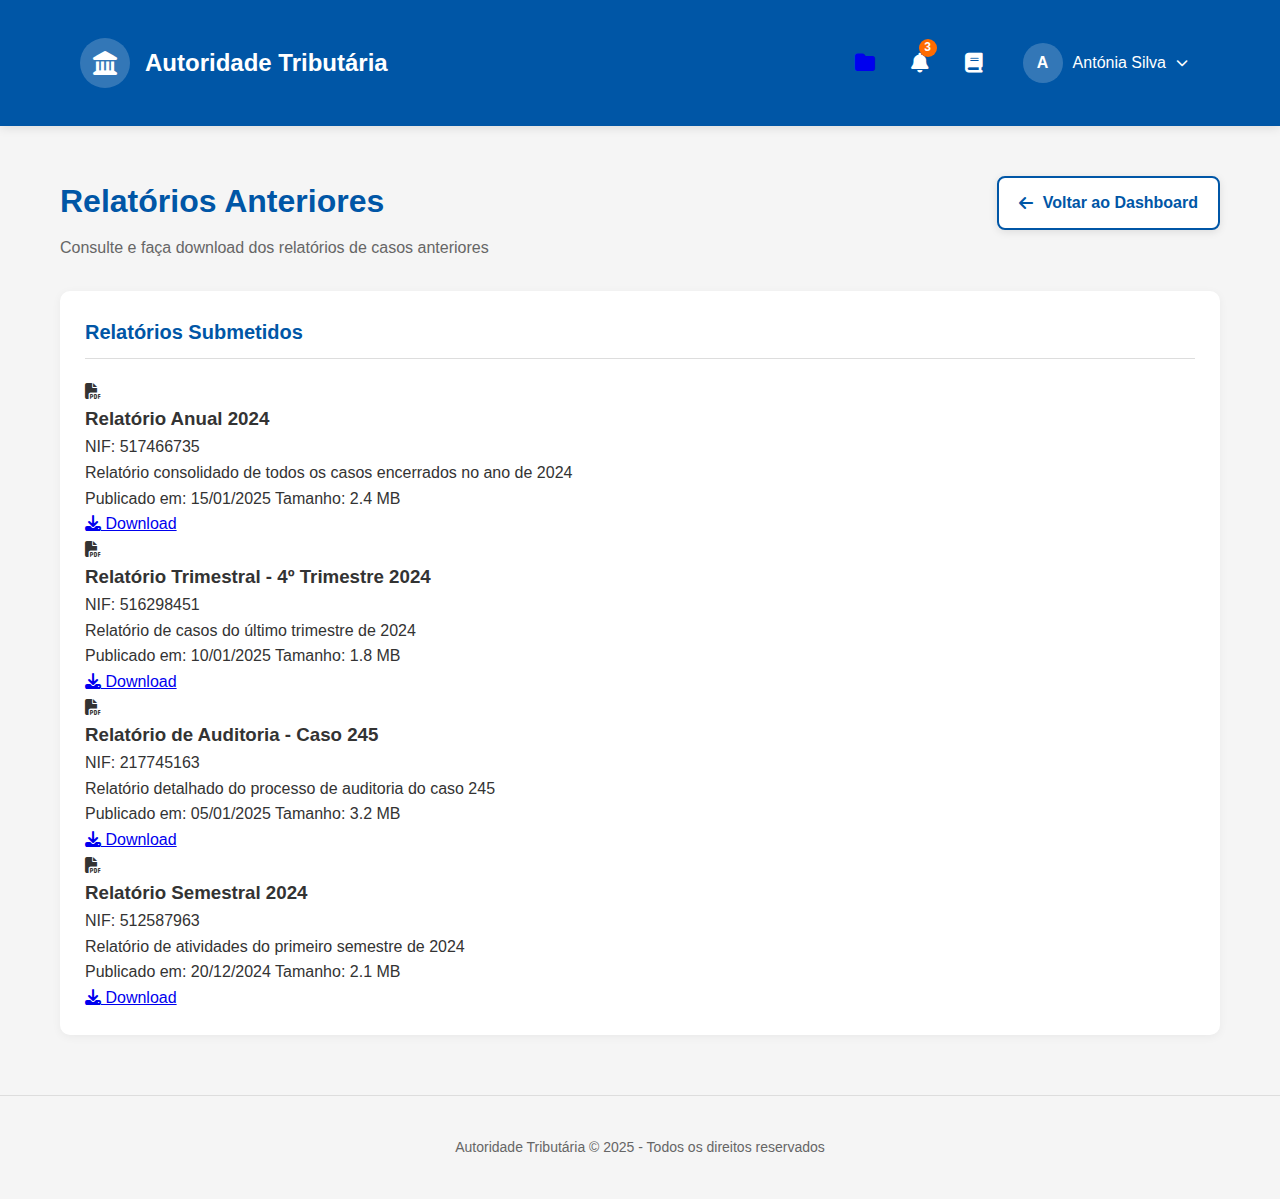
<file: relatorios.html>
<!DOCTYPE html>
<html lang="pt">
  <head>
    <meta charset="UTF-8" />
    <meta name="viewport" content="width=device-width, initial-scale=1.0" />
    <title>Autoridade Tributária - Relatórios Anteriores</title>
    <link
      rel="stylesheet"
      href="https://cdnjs.cloudflare.com/ajax/libs/font-awesome/6.4.0/css/all.min.css"
    />
    <link rel="stylesheet" href="styles.css" />
  </head>
  <body>
    <header>
      <div class="container">
        <div class="header-content">
          <div class="logo">
            <div class="logo-icon">
              <i class="fas fa-landmark"></i>
            </div>
            <div class="logo-text">Autoridade Tributária</div>
          </div>
          <div class="header-right">
            <a href="relatorios.html" class="folder-icon-link">
              <div class="folder-icon active">
                <i class="fas fa-folder"></i>
              </div>
            </a>
            <div class="notification-dropdown">
              <div class="notification-trigger">
                <i class="fas fa-bell"></i>
                <span class="notification-badge">3</span>
              </div>
              <div class="notification-menu">
                <div class="notification-header">
                  <h3>Notificações</h3>
                  <span class="notification-count">3 novas</span>
                </div>
                <div class="notification-list">
                  <div class="notification-item unread">
                    <div class="notification-icon">
                      <i class="fas fa-file-circle-plus"></i>
                    </div>
                    <div class="notification-content">
                      <div class="notification-title">
                        Novo documento adicionado
                      </div>
                      <div class="notification-details">
                        <span class="nif">NIF: 517466735</span>
                        <span class="time">Hoje, 14:30</span>
                      </div>
                      <div class="notification-description">
                        Declaração de IVA do 1º trimestre
                      </div>
                    </div>
                  </div>
                  <div class="notification-item unread">
                    <div class="notification-icon">
                      <i class="fas fa-file-pen"></i>
                    </div>
                    <div class="notification-content">
                      <div class="notification-title">Documento modificado</div>
                      <div class="notification-details">
                        <span class="nif">NIF: 516298451</span>
                        <span class="time">Hoje, 11:15</span>
                      </div>
                      <div class="notification-description">
                        Demonstração de resultados atualizada
                      </div>
                    </div>
                  </div>
                  <div class="notification-item unread">
                    <div class="notification-icon">
                      <i class="fas fa-file-circle-plus"></i>
                    </div>
                    <div class="notification-content">
                      <div class="notification-title">
                        Novo documento adicionado
                      </div>
                      <div class="notification-details">
                        <span class="nif">NIF: 217745163</span>
                        <span class="time">Ontem, 16:45</span>
                      </div>
                      <div class="notification-description">
                        Recibos verdes do mês anterior
                      </div>
                    </div>
                  </div>
                </div>
                <div class="notification-footer">
                  <a href="#" class="view-all-link"
                    >Ver todas as notificações</a
                  >
                </div>
              </div>
            </div>
            <div class="book-emoji">
              <a href="formacao.html">
                <i class="fas fa-book"></i>
              </a>
            </div>
            <div class="user-dropdown">
              <div class="user-trigger">
                <div class="user-avatar">A</div>
                <span>Antónia Silva</span>
                <i class="fas fa-chevron-down"></i>
              </div>
              <div class="dropdown-menu">
                <a href="#" class="dropdown-item">
                  <i class="fas fa-user"></i>
                  Meu Perfil
                </a>
                <a href="#" class="dropdown-item">
                  <i class="fas fa-cog"></i>
                  Configurações
                </a>
                <div class="dropdown-divider"></div>
                <a href="#" class="dropdown-item logout">
                  <i class="fas fa-sign-out-alt"></i>
                  Terminar Sessão
                </a>
              </div>
            </div>
          </div>
        </div>
      </div>
    </header>

    <div class="container">
      <div class="page-header">
        <div class="page-title">
          <h1>Relatórios Anteriores</h1>
          <p>Consulte e faça download dos relatórios de casos anteriores</p>
        </div>
        <a href="index.html" class="back-button">
          <i class="fas fa-arrow-left"></i>
          Voltar ao Dashboard
        </a>
      </div>

      <section class="reports-list">
        <div class="card">
          <h2>Relatórios Submetidos</h2>
          <div class="report-item">
            <div class="report-icon">
              <i class="fas fa-file-pdf"></i>
            </div>
            <div class="report-details">
              <h3>Relatório Anual 2024</h3>
              <div class="report-nif">NIF: 517466735</div>
              <p>
                Relatório consolidado de todos os casos encerrados no ano de
                2024
              </p>
              <div class="report-meta">
                <span class="report-date">Publicado em: 15/01/2025</span>
                <span class="report-size">Tamanho: 2.4 MB</span>
              </div>
            </div>
            <div class="report-actions">
              <a href="#" class="download-button">
                <i class="fas fa-download"></i>
                Download
              </a>
            </div>
          </div>

          <div class="report-item">
            <div class="report-icon">
              <i class="fas fa-file-pdf"></i>
            </div>
            <div class="report-details">
              <h3>Relatório Trimestral - 4º Trimestre 2024</h3>
              <div class="report-nif">NIF: 516298451</div>
              <p>Relatório de casos do último trimestre de 2024</p>
              <div class="report-meta">
                <span class="report-date">Publicado em: 10/01/2025</span>
                <span class="report-size">Tamanho: 1.8 MB</span>
              </div>
            </div>
            <div class="report-actions">
              <a href="#" class="download-button">
                <i class="fas fa-download"></i>
                Download
              </a>
            </div>
          </div>

          <div class="report-item">
            <div class="report-icon">
              <i class="fas fa-file-pdf"></i>
            </div>
            <div class="report-details">
              <h3>Relatório de Auditoria - Caso 245</h3>
              <div class="report-nif">NIF: 217745163</div>
              <p>Relatório detalhado do processo de auditoria do caso 245</p>
              <div class="report-meta">
                <span class="report-date">Publicado em: 05/01/2025</span>
                <span class="report-size">Tamanho: 3.2 MB</span>
              </div>
            </div>
            <div class="report-actions">
              <a href="#" class="download-button">
                <i class="fas fa-download"></i>
                Download
              </a>
            </div>
          </div>

          <div class="report-item">
            <div class="report-icon">
              <i class="fas fa-file-pdf"></i>
            </div>
            <div class="report-details">
              <h3>Relatório Semestral 2024</h3>
              <div class="report-nif">NIF: 512587963</div>
              <p>Relatório de atividades do primeiro semestre de 2024</p>
              <div class="report-meta">
                <span class="report-date">Publicado em: 20/12/2024</span>
                <span class="report-size">Tamanho: 2.1 MB</span>
              </div>
            </div>
            <div class="report-actions">
              <a href="#" class="download-button">
                <i class="fas fa-download"></i>
                Download
              </a>
            </div>
          </div>
        </div>
      </section>
    </div>

    <footer>
      <div class="container">
        <p>Autoridade Tributária &copy; 2025 - Todos os direitos reservados</p>
      </div>
    </footer>

    <script src="script.js"></script>
  </body>
</html>
</file>
<file: styles.css>
:root {
  --primary: #0056a6;
  --primary-dark: #003d7a;
  --secondary: #e6f2ff;
  --accent: #ff6b00;
  --text: #333333;
  --light-gray: #f5f5f5;
  --border: #dddddd;
  --white: #ffffff;
}

* {
  margin: 0;
  padding: 0;
  box-sizing: border-box;
  font-family: "Segoe UI", Tahoma, Geneva, Verdana, sans-serif;
}

body {
  background-color: var(--light-gray);
  color: var(--text);
  line-height: 1.6;
}

.container {
  max-width: 1200px;
  margin: 0 auto;
  padding: 20px;
}

header {
  background-color: var(--primary);
  padding: 15px 0;
  box-shadow: 0 2px 10px rgba(0, 0, 0, 0.1);
  margin-bottom: 30px;
  color: white;
}

.header-content {
  display: flex;
  align-items: center;
  justify-content: space-between;
  padding: 0 20px;
}

.logo {
  display: flex;
  align-items: center;
}

.logo-icon {
  background-color: rgba(255, 255, 255, 0.2);
  color: white;
  width: 50px;
  height: 50px;
  border-radius: 50%;
  display: flex;
  align-items: center;
  justify-content: center;
  margin-right: 15px;
  font-size: 24px;
}

.logo-text {
  font-size: 24px;
  font-weight: 700;
  color: white;
}

.header-right {
  display: flex;
  align-items: center;
  gap: 20px;
}

.folder-icon {
  font-size: 20px;
  cursor: pointer;
  padding: 8px;
  border-radius: 50%;
  transition: background-color 0.3s;
}

.folder-icon:hover {
  background-color: rgba(255, 255, 255, 0.1);
}

.notification-dropdown {
  position: relative;
}

.notification-trigger {
  position: relative;
  font-size: 20px;
  cursor: pointer;
  padding: 8px;
  border-radius: 50%;
  transition: background-color 0.3s;
}

.notification-trigger:hover {
  background-color: rgba(255, 255, 255, 0.1);
}

.notification-badge {
  position: absolute;
  top: 0;
  right: 0;
  background-color: var(--accent);
  color: white;
  border-radius: 50%;
  width: 18px;
  height: 18px;
  font-size: 12px;
  display: flex;
  align-items: center;
  justify-content: center;
  font-weight: bold;
}

.notification-menu {
  position: absolute;
  top: 100%;
  right: 0;
  background-color: white;
  width: 380px;
  border-radius: 8px;
  box-shadow: 0 4px 20px rgba(0, 0, 0, 0.15);
  opacity: 0;
  visibility: hidden;
  transform: translateY(-10px);
  transition: all 0.3s ease;
  z-index: 1001;
}

.notification-dropdown.active .notification-menu {
  opacity: 1;
  visibility: visible;
  transform: translateY(0);
}

.notification-header {
  padding: 20px;
  border-bottom: 1px solid var(--border);
  display: flex;
  justify-content: space-between;
  align-items: center;
}

.notification-header h3 {
  color: var(--primary);
  margin: 0;
  font-size: 18px;
}

.notification-count {
  background-color: var(--accent);
  color: white;
  padding: 4px 8px;
  border-radius: 12px;
  font-size: 12px;
  font-weight: 600;
}

.notification-list {
  max-height: 400px;
  overflow-y: auto;
}

.notification-item {
  display: flex;
  padding: 16px 20px;
  border-bottom: 1px solid var(--border);
  transition: background-color 0.3s;
  cursor: pointer;
}

.notification-item:hover {
  background-color: var(--secondary);
}

.notification-item.unread {
  background-color: #f8fbff;
  border-left: 3px solid var(--primary);
}

.notification-icon {
  margin-right: 12px;
  color: var(--primary);
  font-size: 16px;
  margin-top: 2px;
}

.notification-content {
  flex: 1;
}

.notification-title {
  font-weight: 600;
  color: var(--text);
  margin-bottom: 4px;
  font-size: 14px;
}

.notification-details {
  display: flex;
  justify-content: space-between;
  align-items: center;
  margin-bottom: 4px;
  font-size: 12px;
}

.nif {
  color: var(--primary);
  font-weight: 600;
}

.time {
  color: #666;
}

.notification-description {
  color: #666;
  font-size: 13px;
  line-height: 1.4;
}

.notification-footer {
  padding: 16px 20px;
  text-align: center;
  border-top: 1px solid var(--border);
}

.view-all-link {
  color: var(--primary);
  text-decoration: none;
  font-weight: 600;
  font-size: 14px;
  transition: color 0.3s;
}

.view-all-link:hover {
  color: var(--primary-dark);
}

.book-emoji {
  font-size: 20px;
  cursor: pointer;
  padding: 8px;
  border-radius: 50%;
  transition: background-color 0.3s;
}

.book-emoji:hover {
  background-color: rgba(255, 255, 255, 0.1);
}

.book-emoji.active {
    background-color: rgba(255, 255, 255, 0.2);
}

.user-dropdown {
  position: relative;
}

.user-trigger {
  display: flex;
  align-items: center;
  gap: 10px;
  cursor: pointer;
  padding: 8px 12px;
  border-radius: 6px;
  transition: background-color 0.3s;
}

.user-trigger:hover {
  background-color: rgba(255, 255, 255, 0.1);
}

.user-avatar {
  width: 40px;
  height: 40px;
  border-radius: 50%;
  background-color: rgba(255, 255, 255, 0.2);
  display: flex;
  align-items: center;
  justify-content: center;
  color: white;
  font-weight: bold;
}

.user-trigger span {
  font-weight: 500;
}

.user-trigger i {
  font-size: 12px;
  transition: transform 0.3s;
}

.user-dropdown.active .user-trigger i {
  transform: rotate(180deg);
}

.dropdown-menu {
  position: absolute;
  top: 100%;
  right: 0;
  background-color: white;
  min-width: 200px;
  border-radius: 8px;
  box-shadow: 0 4px 15px rgba(0, 0, 0, 0.1);
  opacity: 0;
  visibility: hidden;
  transform: translateY(-10px);
  transition: all 0.3s ease;
  z-index: 1000;
}

.user-dropdown.active .dropdown-menu {
  opacity: 1;
  visibility: visible;
  transform: translateY(0);
}

.dropdown-item {
  display: flex;
  align-items: center;
  gap: 10px;
  padding: 12px 16px;
  color: var(--text);
  text-decoration: none;
  transition: background-color 0.3s;
}

.dropdown-item:hover {
  background-color: var(--light-gray);
}

.dropdown-item i {
  width: 20px;
  text-align: center;
  color: var(--primary);
}

.dropdown-item.logout {
  color: #e74c3c;
}

.dropdown-item.logout i {
  color: #e74c3c;
}

.dropdown-divider {
  height: 1px;
  background-color: var(--border);
  margin: 5px 0;
}

.welcome-section {
  background-color: var(--white);
  border-radius: 10px;
  padding: 25px;
  margin-bottom: 30px;
  box-shadow: 0 2px 10px rgba(0, 0, 0, 0.05);
}

.welcome-header {
  display: flex;
  justify-content: space-between;
  align-items: center;
  flex-wrap: wrap;
  gap: 20px;
}

.welcome-text {
  flex: 1;
}

.welcome-section h1 {
  color: var(--primary);
  margin-bottom: 10px;
  font-size: 28px;
}

.welcome-section p {
  font-size: 18px;
  color: #666;
}

.cases-button {
  display: inline-flex;
  align-items: center;
  gap: 10px;
  background-color: var(--primary);
  color: white;
  text-decoration: none;
  padding: 12px 24px;
  border-radius: 8px;
  font-weight: 600;
  transition: all 0.3s ease;
  box-shadow: 0 2px 8px rgba(0, 86, 166, 0.3);
}

.cases-button:hover {
  background-color: var(--primary-dark);
  transform: translateY(-2px);
  box-shadow: 0 4px 12px rgba(0, 86, 166, 0.4);
}

.cases-button i {
  font-size: 16px;
}

.dashboard-grid {
  display: grid;
  grid-template-columns: repeat(auto-fit, minmax(300px, 1fr));
  gap: 25px;
  margin-bottom: 30px;
}

.card {
  background-color: var(--white);
  border-radius: 10px;
  padding: 25px;
  box-shadow: 0 2px 10px rgba(0, 0, 0, 0.05);
}

.card h2 {
  color: var(--primary);
  margin-bottom: 20px;
  padding-bottom: 10px;
  border-bottom: 1px solid var(--border);
  font-size: 20px;
}

.team-member {
  display: flex;
  align-items: center;
  margin-bottom: 15px;
  padding: 10px;
  border-radius: 8px;
  transition: background-color 0.3s;
}

.team-member:hover {
  background-color: var(--secondary);
}

.member-avatar {
  width: 45px;
  height: 45px;
  border-radius: 50%;
  background-color: var(--light-gray);
  display: flex;
  align-items: center;
  justify-content: center;
  margin-right: 15px;
  color: var(--primary);
  font-weight: bold;
}

.member-info h3 {
  font-size: 16px;
  margin-bottom: 5px;
}

.member-info p {
  font-size: 14px;
  color: #666;
}

.cases-container {
  display: flex;
  justify-content: space-between;
  margin-top: 20px;
}

.case-item {
  text-align: center;
  flex: 1;
  padding: 15px;
}

.case-count {
  font-size: 36px;
  font-weight: 700;
  color: var(--primary);
  margin-bottom: 5px;
}

.case-label {
  font-size: 14px;
  color: #666;
}

.charts-container {
  display: grid;
  grid-template-columns: repeat(auto-fit, minmax(300px, 1fr));
  gap: 25px;
}

.chart-card {
  background-color: var(--white);
  border-radius: 10px;
  padding: 25px;
  box-shadow: 0 2px 10px rgba(0, 0, 0, 0.05);
}

.chart-title {
  color: var(--primary);
  margin-bottom: 20px;
  font-size: 18px;
  text-align: center;
}

.chart-container {
  position: relative;
  height: 250px;
}

.stats-grid {
  display: grid;
  grid-template-columns: repeat(auto-fit, minmax(200px, 1fr));
  gap: 20px;
  margin-top: 20px;
}

.stat-item {
  text-align: center;
  padding: 15px;
  background-color: var(--secondary);
  border-radius: 8px;
}

.stat-value {
  font-size: 24px;
  font-weight: 700;
  color: var(--primary);
  margin-bottom: 5px;
}

.stat-label {
  font-size: 14px;
  color: #666;
}

footer {
  text-align: center;
  margin-top: 40px;
  padding: 20px;
  color: #666;
  font-size: 14px;
  border-top: 1px solid var(--border);
}

@media (max-width: 768px) {
  .dashboard-grid {
    grid-template-columns: 1fr;
  }

  .welcome-header {
    flex-direction: column;
    align-items: flex-start;
  }

  .cases-button {
    align-self: stretch;
    text-align: center;
    justify-content: center;
  }

  .cases-container {
    flex-direction: column;
  }

  .case-item {
    margin-bottom: 15px;
  }

  .header-content {
    flex-direction: column;
    gap: 15px;
  }

  .header-right {
    width: 100%;
    justify-content: space-between;
  }

  .notification-menu {
    width: 320px;
    right: -50%;
  }
}

/* Estilo para o ícone do livro como link */
.book-emoji a {
    color: white;
    text-decoration: none;
    display: flex;
    align-items: center;
    justify-content: center;
    width: 100%;
    height: 100%;
}

.book-emoji.active {
    background-color: rgba(255, 255, 255, 0.2);
}

.book-emoji:hover {
    background-color: rgba(255, 255, 255, 0.1);
}

/* Back Button Styles */
.back-button {
    display: inline-flex;
    align-items: center;
    gap: 10px;
    background-color: var(--white);
    color: var(--primary);
    text-decoration: none;
    padding: 12px 20px;
    border-radius: 8px;
    font-weight: 600;
    transition: all 0.3s ease;
    border: 2px solid var(--primary);
    box-shadow: 0 2px 8px rgba(0, 0, 0, 0.1);
}

.back-button:hover {
    background-color: var(--primary);
    color: white;
    transform: translateY(-2px);
    box-shadow: 0 4px 12px rgba(0, 86, 166, 0.3);
}

/* Page Header Styles */
.page-header {
    display: flex;
    justify-content: space-between;
    align-items: flex-start;
    margin-bottom: 30px;
    flex-wrap: wrap;
    gap: 20px;
}

.page-title h1 {
    color: var(--primary);
    margin-bottom: 8px;
    font-size: 32px;
}

.page-title p {
    color: #666;
    font-size: 16px;
}
</file>
<file: casos.css>
:root {
  --primary: #0056a6;
  --primary-dark: #003d7a;
  --secondary: #e6f2ff;
  --accent: #ff6b00;
  --text: #333333;
  --light-gray: #f5f5f5;
  --border: #dddddd;
  --white: #ffffff;
}

* {
  margin: 0;
  padding: 0;
  box-sizing: border-box;
  font-family: "Segoe UI", Tahoma, Geneva, Verdana, sans-serif;
}

body {
  background-color: var(--light-gray);
  color: var(--text);
  line-height: 1.6;
}

.container {
  max-width: 1200px;
  margin: 0 auto;
  padding: 20px;
}

header {
  background-color: var(--primary);
  padding: 15px 0;
  box-shadow: 0 2px 10px rgba(0, 0, 0, 0.1);
  margin-bottom: 30px;
  color: white;
}

.header-content {
  display: flex;
  align-items: center;
  justify-content: space-between;
  padding: 0 20px;
}

.logo {
  display: flex;
  align-items: center;
}

.logo-icon {
  background-color: rgba(255, 255, 255, 0.2);
  color: white;
  width: 50px;
  height: 50px;
  border-radius: 50%;
  display: flex;
  align-items: center;
  justify-content: center;
  margin-right: 15px;
  font-size: 24px;
}

.logo-text {
  font-size: 24px;
  font-weight: 700;
  color: white;
}

.header-right {
  display: flex;
  align-items: center;
  gap: 20px;
}

.folder-icon {
  font-size: 20px;
  cursor: pointer;
  padding: 8px;
  border-radius: 50%;
  transition: background-color 0.3s;
}

.folder-icon:hover {
  background-color: rgba(255, 255, 255, 0.1);
}

.notification-dropdown {
  position: relative;
}

.notification-trigger {
  position: relative;
  font-size: 20px;
  cursor: pointer;
  padding: 8px;
  border-radius: 50%;
  transition: background-color 0.3s;
}

.notification-trigger:hover {
  background-color: rgba(255, 255, 255, 0.1);
}

.notification-badge {
  position: absolute;
  top: 0;
  right: 0;
  background-color: var(--accent);
  color: white;
  border-radius: 50%;
  width: 18px;
  height: 18px;
  font-size: 12px;
  display: flex;
  align-items: center;
  justify-content: center;
  font-weight: bold;
}

.notification-menu {
  position: absolute;
  top: 100%;
  right: 0;
  background-color: white;
  width: 380px;
  border-radius: 8px;
  box-shadow: 0 4px 20px rgba(0, 0, 0, 0.15);
  opacity: 0;
  visibility: hidden;
  transform: translateY(-10px);
  transition: all 0.3s ease;
  z-index: 1001;
}

.notification-dropdown.active .notification-menu {
  opacity: 1;
  visibility: visible;
  transform: translateY(0);
}

.notification-header {
  padding: 20px;
  border-bottom: 1px solid var(--border);
  display: flex;
  justify-content: space-between;
  align-items: center;
}

.notification-header h3 {
  color: var(--primary);
  margin: 0;
  font-size: 18px;
}

.notification-count {
  background-color: var(--accent);
  color: white;
  padding: 4px 8px;
  border-radius: 12px;
  font-size: 12px;
  font-weight: 600;
}

.notification-list {
  max-height: 400px;
  overflow-y: auto;
}

.notification-item {
  display: flex;
  padding: 16px 20px;
  border-bottom: 1px solid var(--border);
  transition: background-color 0.3s;
  cursor: pointer;
}

.notification-item:hover {
  background-color: var(--secondary);
}

.notification-item.unread {
  background-color: #f8fbff;
  border-left: 3px solid var(--primary);
}

.notification-icon {
  margin-right: 12px;
  color: var(--primary);
  font-size: 16px;
  margin-top: 2px;
}

.notification-content {
  flex: 1;
}

.notification-title {
  font-weight: 600;
  color: var(--text);
  margin-bottom: 4px;
  font-size: 14px;
}

.notification-details {
  display: flex;
  justify-content: space-between;
  align-items: center;
  margin-bottom: 4px;
  font-size: 12px;
}

.nif {
  color: var(--primary);
  font-weight: 600;
}

.time {
  color: #666;
}

.notification-description {
  color: #666;
  font-size: 13px;
  line-height: 1.4;
}

.notification-footer {
  padding: 16px 20px;
  text-align: center;
  border-top: 1px solid var(--border);
}

.view-all-link {
  color: var(--primary);
  text-decoration: none;
  font-weight: 600;
  font-size: 14px;
  transition: color 0.3s;
}

.view-all-link:hover {
  color: var(--primary-dark);
}

.book-emoji {
  font-size: 20px;
  cursor: pointer;
  padding: 8px;
  border-radius: 50%;
  transition: background-color 0.3s;
}

.book-emoji:hover {
  background-color: rgba(255, 255, 255, 0.1);
}

.user-dropdown {
  position: relative;
}

.user-trigger {
  display: flex;
  align-items: center;
  gap: 10px;
  cursor: pointer;
  padding: 8px 12px;
  border-radius: 6px;
  transition: background-color 0.3s;
}

.user-trigger:hover {
  background-color: rgba(255, 255, 255, 0.1);
}

.user-avatar {
  width: 40px;
  height: 40px;
  border-radius: 50%;
  background-color: rgba(255, 255, 255, 0.2);
  display: flex;
  align-items: center;
  justify-content: center;
  color: white;
  font-weight: bold;
}

.user-trigger span {
  font-weight: 500;
}

.user-trigger i {
  font-size: 12px;
  transition: transform 0.3s;
}

.user-dropdown.active .user-trigger i {
  transform: rotate(180deg);
}

.dropdown-menu {
  position: absolute;
  top: 100%;
  right: 0;
  background-color: white;
  min-width: 200px;
  border-radius: 8px;
  box-shadow: 0 4px 15px rgba(0, 0, 0, 0.1);
  opacity: 0;
  visibility: hidden;
  transform: translateY(-10px);
  transition: all 0.3s ease;
  z-index: 1000;
}

.user-dropdown.active .dropdown-menu {
  opacity: 1;
  visibility: visible;
  transform: translateY(0);
}

.dropdown-item {
  display: flex;
  align-items: center;
  gap: 10px;
  padding: 12px 16px;
  color: var(--text);
  text-decoration: none;
  transition: background-color 0.3s;
}

.dropdown-item:hover {
  background-color: var(--light-gray);
}

.dropdown-item i {
  width: 20px;
  text-align: center;
  color: var(--primary);
}

.dropdown-item.logout {
  color: #e74c3c;
}

.dropdown-item.logout i {
  color: #e74c3c;
}

.dropdown-divider {
  height: 1px;
  background-color: var(--border);
  margin: 5px 0;
}

.nif-link {
  display: inline-flex;
  align-items: center;
  gap: 8px;
  color: var(--primary);
  text-decoration: none;
  font-weight: 600;
  transition: all 0.3s ease;
  padding: 4px 8px;
  border-radius: 4px;
}

.nif-link:hover {
  background-color: var(--secondary);
  color: var(--primary-dark);
  transform: translateY(-1px);
}

.nif-link i {
  font-size: 12px;
  opacity: 0.7;
}

.nif-link:hover i {
  opacity: 1;
  transform: translateX(2px);
}

.page-header {
  display: flex;
  justify-content: space-between;
  align-items: flex-start;
  margin-bottom: 30px;
  flex-wrap: wrap;
  gap: 20px;
}

.page-title h1 {
  color: var(--primary);
  margin-bottom: 8px;
  font-size: 32px;
}

.page-title p {
  color: #666;
  font-size: 16px;
}

.back-button {
  display: inline-flex;
  align-items: center;
  gap: 10px;
  background-color: var(--white);
  color: var(--primary);
  text-decoration: none;
  padding: 12px 20px;
  border-radius: 8px;
  font-weight: 600;
  transition: all 0.3s ease;
  border: 2px solid var(--primary);
  box-shadow: 0 2px 8px rgba(0, 0, 0, 0.1);
}

.back-button:hover {
  background-color: var(--primary);
  color: white;
  transform: translateY(-2px);
  box-shadow: 0 4px 12px rgba(0, 86, 166, 0.3);
}

.table-container {
  background-color: var(--white);
  border-radius: 10px;
  overflow: hidden;
  box-shadow: 0 2px 10px rgba(0, 0, 0, 0.05);
  margin-bottom: 20px;
}

.cases-table {
  width: 100%;
  border-collapse: collapse;
}

.cases-table th {
  background-color: var(--primary);
  color: white;
  padding: 16px 12px;
  text-align: left;
  font-weight: 600;
  font-size: 14px;
}

.cases-table td {
  padding: 16px 12px;
  border-bottom: 1px solid var(--border);
  font-size: 14px;
}

.cases-table tbody tr {
  transition: background-color 0.3s;
}

.cases-table tbody tr:hover {
  background-color: var(--secondary);
}

.cases-table tbody tr:last-child td {
  border-bottom: none;
}

.score-container {
  display: flex;
  align-items: center;
  gap: 12px;
}

.score-bar {
  flex: 1;
  height: 8px;
  background-color: var(--light-gray);
  border-radius: 4px;
  overflow: hidden;
}

.score-fill {
  height: 100%;
  background-color: var(--primary);
  border-radius: 4px;
  transition: width 0.3s ease;
}

.score-value {
  font-weight: 600;
  min-width: 30px;
  text-align: right;
}

.table-footer {
  display: flex;
  justify-content: space-between;
  align-items: center;
  padding: 20px 0;
  flex-wrap: wrap;
  gap: 15px;
}

.pagination {
  display: flex;
  align-items: center;
  gap: 8px;
}

.pagination-btn {
  padding: 8px 12px;
  border: 1px solid var(--border);
  background-color: var(--white);
  border-radius: 4px;
  cursor: pointer;
  transition: all 0.3s;
  font-size: 14px;
}

.pagination-btn:hover {
  background-color: var(--secondary);
}

.pagination-btn.active {
  background-color: var(--primary);
  color: white;
  border-color: var(--primary);
}

.pagination-ellipsis {
  padding: 8px 4px;
  color: #666;
}

.results-info {
  color: #666;
  font-size: 14px;
}

footer {
  text-align: center;
  margin-top: 40px;
  padding: 20px;
  color: #666;
  font-size: 14px;
  border-top: 1px solid var(--border);
}

@media (max-width: 768px) {
  .header-content {
    flex-direction: column;
    gap: 15px;
  }

  .header-right {
    width: 100%;
    justify-content: space-between;
  }

  .page-header {
    flex-direction: column;
  }

  .back-button {
    align-self: flex-start;
  }

  .table-container {
    overflow-x: auto;
  }

  .cases-table {
    min-width: 800px;
  }

  .table-footer {
    flex-direction: column;
    align-items: flex-start;
  }

  .notification-menu {
    width: 320px;
    right: -50%;
  }
}
</file>
<file: detalhes.css>
:root {
  --primary: #0056a6;
  --primary-dark: #003d7a;
  --secondary: #e6f2ff;
  --accent: #ff6b00;
  --text: #333333;
  --light-gray: #f5f5f5;
  --border: #dddddd;
  --white: #ffffff;
  --success: #28a745;
  --warning: #ffc107;
  --danger: #dc3545;
}

* {
  margin: 0;
  padding: 0;
  box-sizing: border-box;
  font-family: "Segoe UI", Tahoma, Geneva, Verdana, sans-serif;
}

body {
  background-color: var(--light-gray);
  color: var(--text);
  line-height: 1.6;
}

.container {
  max-width: 1200px;
  margin: 0 auto;
  padding: 20px;
}

/* Header Styles */
header {
  background-color: var(--primary);
  padding: 15px 0;
  box-shadow: 0 2px 10px rgba(0, 0, 0, 0.1);
  margin-bottom: 30px;
  color: white;
}

.header-content {
  display: flex;
  align-items: center;
  justify-content: space-between;
  padding: 0 20px;
}

.logo {
  display: flex;
  align-items: center;
}

.logo-icon {
  background-color: rgba(255, 255, 255, 0.2);
  color: white;
  width: 50px;
  height: 50px;
  border-radius: 50%;
  display: flex;
  align-items: center;
  justify-content: center;
  margin-right: 15px;
  font-size: 24px;
}

.logo-text {
  font-size: 24px;
  font-weight: 700;
  color: white;
}

.header-right {
  display: flex;
  align-items: center;
  gap: 20px;
}

.folder-icon,
.notification-trigger,
.book-emoji {
  font-size: 20px;
  cursor: pointer;
  padding: 8px;
  border-radius: 50%;
  transition: background-color 0.3s;
}

.book-emoji.active {
    background-color: rgba(255, 255, 255, 0.2);
}

.folder-icon:hover,
.notification-trigger:hover,
.book-emoji:hover {
  background-color: rgba(255, 255, 255, 0.1);
}

.notification-dropdown {
  position: relative;
}

.notification-badge {
  position: absolute;
  top: 0;
  right: 0;
  background-color: var(--accent);
  color: white;
  border-radius: 50%;
  width: 18px;
  height: 18px;
  font-size: 12px;
  display: flex;
  align-items: center;
  justify-content: center;
  font-weight: bold;
}

.notification-menu {
  position: absolute;
  top: 100%;
  right: 0;
  background-color: white;
  width: 380px;
  border-radius: 8px;
  box-shadow: 0 4px 20px rgba(0, 0, 0, 0.15);
  opacity: 0;
  visibility: hidden;
  transform: translateY(-10px);
  transition: all 0.3s ease;
  z-index: 1001;
}

.notification-dropdown.active .notification-menu {
  opacity: 1;
  visibility: visible;
  transform: translateY(0);
}

.notification-header {
  padding: 20px;
  border-bottom: 1px solid var(--border);
  display: flex;
  justify-content: space-between;
  align-items: center;
}

.notification-header h3 {
  color: var(--primary);
  margin: 0;
  font-size: 18px;
}

.notification-count {
  background-color: var(--accent);
  color: white;
  padding: 4px 8px;
  border-radius: 12px;
  font-size: 12px;
  font-weight: 600;
}

.notification-list {
  max-height: 400px;
  overflow-y: auto;
}

.notification-item {
  display: flex;
  padding: 16px 20px;
  border-bottom: 1px solid var(--border);
  transition: background-color 0.3s;
  cursor: pointer;
}

.notification-item:hover {
  background-color: var(--secondary);
}

.notification-item.unread {
  background-color: #f8fbff;
  border-left: 3px solid var(--primary);
}

.notification-icon {
  margin-right: 12px;
  color: var(--primary);
  font-size: 16px;
  margin-top: 2px;
}

.notification-content {
  flex: 1;
}

.notification-title {
  font-weight: 600;
  color: var(--text);
  margin-bottom: 4px;
  font-size: 14px;
}

.notification-details {
  display: flex;
  justify-content: space-between;
  align-items: center;
  margin-bottom: 4px;
  font-size: 12px;
}

.nif {
  color: var(--primary);
  font-weight: 600;
}

.time {
  color: #666;
}

.notification-description {
  color: #666;
  font-size: 13px;
  line-height: 1.4;
}

.notification-footer {
  padding: 16px 20px;
  text-align: center;
  border-top: 1px solid var(--border);
}

.view-all-link {
  color: var(--primary);
  text-decoration: none;
  font-weight: 600;
  font-size: 14px;
  transition: color 0.3s;
}

.view-all-link:hover {
  color: var(--primary-dark);
}

.user-dropdown {
  position: relative;
}

.user-trigger {
  display: flex;
  align-items: center;
  gap: 10px;
  cursor: pointer;
  padding: 8px 12px;
  border-radius: 6px;
  transition: background-color 0.3s;
}

.user-trigger:hover {
  background-color: rgba(255, 255, 255, 0.1);
}

.user-avatar {
  width: 40px;
  height: 40px;
  border-radius: 50%;
  background-color: rgba(255, 255, 255, 0.2);
  display: flex;
  align-items: center;
  justify-content: center;
  color: white;
  font-weight: bold;
}

.user-trigger span {
  font-weight: 500;
}

.user-trigger i {
  font-size: 12px;
  transition: transform 0.3s;
}

.user-dropdown.active .user-trigger i {
  transform: rotate(180deg);
}

.dropdown-menu {
  position: absolute;
  top: 100%;
  right: 0;
  background-color: white;
  min-width: 200px;
  border-radius: 8px;
  box-shadow: 0 4px 15px rgba(0, 0, 0, 0.1);
  opacity: 0;
  visibility: hidden;
  transform: translateY(-10px);
  transition: all 0.3s ease;
  z-index: 1000;
}

.user-dropdown.active .dropdown-menu {
  opacity: 1;
  visibility: visible;
  transform: translateY(0);
}

.dropdown-item {
  display: flex;
  align-items: center;
  gap: 10px;
  padding: 12px 16px;
  color: var(--text);
  text-decoration: none;
  transition: background-color 0.3s;
}

.dropdown-item:hover {
  background-color: var(--light-gray);
}

.dropdown-item i {
  width: 20px;
  text-align: center;
  color: var(--primary);
}

.dropdown-item.logout {
  color: #e74c3c;
}

.dropdown-item.logout i {
  color: #e74c3c;
}

.dropdown-divider {
  height: 1px;
  background-color: var(--border);
  margin: 5px 0;
}

/* Page Header */
.page-header {
  display: flex;
  justify-content: space-between;
  align-items: flex-start;
  margin-bottom: 30px;
  flex-wrap: wrap;
  gap: 20px;
}

.page-title h1 {
  color: var(--primary);
  margin-bottom: 8px;
  font-size: 32px;
}

.page-title h1 span {
  color: var(--text);
  font-weight: 400;
}

.page-title p {
  color: #666;
  font-size: 16px;
}

.header-actions {
  display: flex;
  gap: 12px;
  align-items: center;
  flex-wrap: wrap;
}

.back-button {
  display: inline-flex;
  align-items: center;
  gap: 10px;
  background-color: var(--white);
  color: var(--primary);
  text-decoration: none;
  padding: 12px 20px;
  border-radius: 8px;
  font-weight: 600;
  transition: all 0.3s ease;
  border: 2px solid var(--primary);
  box-shadow: 0 2px 8px rgba(0, 0, 0, 0.1);
}

.back-button:hover {
  background-color: var(--primary);
  color: white;
  transform: translateY(-2px);
  box-shadow: 0 4px 12px rgba(0, 86, 166, 0.3);
}

.action-button {
  display: inline-flex;
  align-items: center;
  gap: 8px;
  padding: 12px 20px;
  border: none;
  border-radius: 8px;
  font-weight: 600;
  cursor: pointer;
  transition: all 0.3s ease;
  font-size: 14px;
}

.inconsistencies-btn {
  background-color: #ff6b6b;
  color: white;
}

.inconsistencies-btn:hover {
  background-color: #ff5252;
  transform: translateY(-2px);
}

.compare-services-btn {
  background-color: var(--primary);
  color: white;
}

.compare-services-btn:hover {
  background-color: var(--primary-dark);
  transform: translateY(-2px);
}

/* NIF Search */
.nif-search-container {
  display: flex;
  gap: 12px;
  align-items: center;
}

.search-input-wrapper {
  position: relative;
  min-width: 250px;
}

.nif-search-input {
  width: 100%;
  padding: 12px 40px 12px 40px;
  border: 2px solid var(--border);
  border-radius: 8px;
  font-size: 14px;
  transition: all 0.3s;
}

.nif-search-input:focus {
  outline: none;
  border-color: var(--primary);
}

.search-input-wrapper .fa-search {
  position: absolute;
  left: 12px;
  top: 50%;
  transform: translateY(-50%);
  color: #666;
}

.search-results {
  position: absolute;
  top: 100%;
  left: 0;
  right: 0;
  background: white;
  border: 1px solid var(--border);
  border-radius: 8px;
  box-shadow: 0 4px 12px rgba(0, 0, 0, 0.1);
  max-height: 200px;
  overflow-y: auto;
  z-index: 1000;
  display: none;
}

.search-result-item {
  padding: 12px 16px;
  cursor: pointer;
  border-bottom: 1px solid var(--border);
  transition: background-color 0.3s;
}

.search-result-item:hover {
  background-color: var(--secondary);
}

.search-result-item:last-child {
  border-bottom: none;
}

.search-result-nif {
  font-weight: 600;
  color: var(--primary);
}

.search-result-name {
  color: #666;
  font-size: 12px;
}

.compare-nif-btn {
  background-color: #28a745;
  color: white;
  white-space: nowrap;
}

.compare-nif-btn:hover:not(:disabled) {
  background-color: #218838;
  transform: translateY(-2px);
}

.compare-nif-btn:disabled {
  background-color: var(--border);
  cursor: not-allowed;
  transform: none;
}

/* Services Section */
.services-section {
  background-color: var(--white);
  border-radius: 10px;
  padding: 25px;
  margin-bottom: 30px;
  box-shadow: 0 2px 10px rgba(0, 0, 0, 0.05);
}

.services-section h2 {
  color: var(--primary);
  margin-bottom: 20px;
  font-size: 20px;
}

.services-grid {
  display: grid;
  grid-template-columns: repeat(auto-fit, minmax(150px, 1fr));
  gap: 15px;
}

.service-button {
  display: flex;
  flex-direction: column;
  align-items: center;
  gap: 12px;
  padding: 20px 16px;
  border: 2px solid var(--border);
  border-radius: 12px;
  background-color: var(--white);
  cursor: pointer;
  transition: all 0.3s ease;
  font-weight: 600;
  color: var(--text);
  text-decoration: none;
}

.service-button:hover {
  border-color: var(--primary);
  background-color: var(--secondary);
  transform: translateY(-2px);
  box-shadow: 0 4px 12px rgba(0, 86, 166, 0.1);
}

.service-button.active {
  border-color: var(--primary);
  background-color: var(--primary);
  color: white;
}

.service-button.active i {
  color: white;
}

.service-button i {
  font-size: 24px;
  color: var(--primary);
  transition: color 0.3s;
}

.service-button span {
  font-size: 14px;
  text-align: center;
}

/* Service Details Container */
.service-details-container {
  background-color: var(--white);
  border-radius: 12px;
  box-shadow: 0 2px 10px rgba(0, 0, 0, 0.05);
  margin-top: 20px;
  min-height: 400px;
}

.service-placeholder {
  display: flex;
  flex-direction: column;
  align-items: center;
  justify-content: center;
  padding: 60px 40px;
  text-align: center;
  color: #666;
}

.service-placeholder i {
  font-size: 64px;
  color: var(--light-gray);
  margin-bottom: 20px;
}

.service-placeholder h3 {
  color: var(--text);
  margin-bottom: 12px;
  font-size: 20px;
}

.service-placeholder p {
  font-size: 16px;
  line-height: 1.5;
}

/* NIF View Management */
.nif-view {
  display: none;
}

.nif-view.active {
  display: block;
}

/* Comparison Layout */
.comparison-layout {
  display: grid;
  grid-template-columns: 1fr 1fr;
  gap: 20px;
  margin-top: 20px;
}

.comparison-column {
  background: var(--white);
  border-radius: 12px;
  box-shadow: 0 2px 10px rgba(0, 0, 0, 0.05);
  overflow: hidden;
}

.comparison-nif-header {
  background: var(--primary);
  color: white;
  padding: 16px 20px;
  border-bottom: 1px solid var(--border);
}

.comparison-nif-header h3 {
  margin: 0 0 4px 0;
  font-size: 18px;
}

.nif-label {
  font-size: 12px;
  opacity: 0.9;
}

.comparison-service-header {
  background: var(--primary);
  color: white;
  padding: 16px 20px;
  border-bottom: 1px solid var(--border);
}

.comparison-service-header h3 {
  margin: 0 0 4px 0;
  font-size: 18px;
}

.service-label {
  font-size: 12px;
  opacity: 0.9;
}

.comparison-header-bar {
  display: flex;
  justify-content: space-between;
  align-items: center;
  margin-bottom: 20px;
  padding: 16px 0;
  border-bottom: 2px solid var(--border);
}

.comparison-header-bar h2 {
  color: var(--primary);
  margin: 0;
}

.comparison-controls {
  display: flex;
  gap: 12px;
}

.remove-service-comparison-btn {
  background-color: #6c757d;
  color: white;
}

.remove-service-comparison-btn:hover {
  background-color: #5a6268;
  transform: translateY(-2px);
}

/* Compact Services Section */
.services-section.compact {
  padding: 16px 20px;
  background: var(--light-gray);
  border-bottom: 1px solid var(--border);
  margin-bottom: 0;
}

.services-section.compact h4 {
  margin-bottom: 12px;
  color: var(--primary);
  font-size: 14px;
}

.services-grid.compact {
  grid-template-columns: repeat(3, 1fr);
  gap: 8px;
}

.service-button.compact {
  padding: 12px 8px;
  gap: 6px;
  font-size: 12px;
}

.service-button.compact i {
  font-size: 16px;
}

.service-button.compact span {
  font-size: 11px;
}

/* Compact Service Placeholder */
.service-placeholder.compact {
  padding: 40px 20px;
}

.service-placeholder.compact i {
  font-size: 32px;
  margin-bottom: 12px;
}

.service-placeholder.compact p {
  font-size: 14px;
}

/* Comparison Content */
.comparison-content {
  padding: 20px;
  min-height: 400px;
}

/* Service Content */
.service-content {
  padding: 30px;
}

.service-header {
  display: flex;
  justify-content: space-between;
  align-items: center;
  margin-bottom: 30px;
  padding-bottom: 20px;
  border-bottom: 2px solid var(--border);
}

.service-header h2 {
  color: var(--primary);
  margin: 0;
  font-size: 24px;
  display: flex;
  align-items: center;
  gap: 12px;
}

.service-header h2 i {
  font-size: 20px;
}

.service-sections {
  display: flex;
  flex-direction: column;
  gap: 30px;
}

.service-section {
  background-color: var(--light-gray);
  border-radius: 8px;
  padding: 24px;
}

.service-section h3 {
  color: var(--primary);
  margin-bottom: 20px;
  font-size: 18px;
  display: flex;
  align-items: center;
  gap: 8px;
}

.service-section h3 i {
  font-size: 16px;
}

/* Service-specific content styles */
.documents-grid,
.info-grid,
.documents-list {
  margin-top: 15px;
}

.no-data {
  text-align: center;
  color: #666;
  font-style: italic;
  padding: 40px;
  background-color: var(--white);
  border-radius: 8px;
  border: 1px solid var(--border);
}

/* Data Table Styles */
.data-table-container {
  overflow-x: auto;
  margin-top: 15px;
}

.data-table {
  width: 100%;
  border-collapse: collapse;
  background-color: var(--white);
  border-radius: 8px;
  overflow: hidden;
  box-shadow: 0 1px 3px rgba(0, 0, 0, 0.1);
}

.data-table th {
  background-color: var(--primary);
  color: white;
  padding: 12px 15px;
  text-align: left;
  font-weight: 600;
  font-size: 14px;
}

.data-table td {
  padding: 12px 15px;
  border-bottom: 1px solid var(--border);
  font-size: 14px;
}

.data-table tr:last-child td {
  border-bottom: none;
}

.data-table tr:hover {
  background-color: var(--secondary);
}

/* Metrics Grid */
.metrics-grid {
  display: grid;
  grid-template-columns: repeat(auto-fit, minmax(200px, 1fr));
  gap: 15px;
  margin-top: 15px;
}

.metric-card {
  background-color: var(--white);
  border-radius: 8px;
  padding: 20px;
  text-align: center;
  box-shadow: 0 2px 4px rgba(0, 0, 0, 0.05);
  border-left: 4px solid var(--primary);
}

.metric-value {
  font-size: 28px;
  font-weight: 700;
  color: var(--primary);
  margin-bottom: 8px;
}

.metric-label {
  font-size: 14px;
  color: #666;
  font-weight: 600;
}

.metric-change {
  font-size: 12px;
  margin-top: 5px;
}

.metric-change.positive {
  color: var(--success);
}

.metric-change.negative {
  color: var(--danger);
}

/* Documents Grid */
.documents-grid {
  display: grid;
  grid-template-columns: repeat(auto-fit, minmax(300px, 1fr));
  gap: 15px;
}

.document-card {
  display: flex;
  align-items: center;
  padding: 16px;
  border: 1px solid var(--border);
  border-radius: 8px;
  transition: all 0.3s;
}

.document-card:hover {
  border-color: var(--primary);
  box-shadow: 0 2px 8px rgba(0, 86, 166, 0.1);
}

.document-icon {
  margin-right: 16px;
  color: var(--danger);
  font-size: 24px;
}

.document-info {
  flex: 1;
}

.document-info h4 {
  margin-bottom: 8px;
  font-size: 16px;
}

.document-info p {
  color: #666;
  font-size: 14px;
  margin-bottom: 4px;
}

.document-actions {
  display: flex;
  gap: 8px;
}

.action-btn {
  padding: 8px;
  border: 1px solid var(--border);
  background: none;
  border-radius: 4px;
  cursor: pointer;
  transition: all 0.3s;
  color: var(--primary);
}

.action-btn:hover {
  background-color: var(--primary);
  color: white;
}

/* Info Grid */
.info-grid {
  display: grid;
  grid-template-columns: repeat(auto-fit, minmax(200px, 1fr));
  gap: 20px;
}

.info-item {
  display: flex;
  flex-direction: column;
  gap: 4px;
}

.info-label {
  font-weight: 600;
  color: #666;
  font-size: 14px;
}

.info-value {
  font-size: 16px;
  font-weight: 600;
}

/* Documents List */
.documents-list {
  display: flex;
  flex-direction: column;
  gap: 12px;
}

.document-item {
  display: flex;
  align-items: center;
  padding: 16px;
  border: 1px solid var(--border);
  border-radius: 8px;
  transition: all 0.3s;
}

.document-item:hover {
  border-color: var(--primary);
  background-color: var(--secondary);
}

.document-item i {
  color: var(--danger);
  font-size: 20px;
  margin-right: 16px;
}

.document-details {
  flex: 1;
}

.document-details h4 {
  margin-bottom: 4px;
  font-size: 16px;
}

.document-details p {
  color: #666;
  font-size: 14px;
}

/* Generate Report Section */
.generate-report-section {
  display: flex;
  justify-content: center;
  margin-top: 30px;
  padding-top: 20px;
  border-top: 1px solid var(--border);
}

.generate-report-btn {
  display: inline-flex;
  align-items: center;
  gap: 10px;
  background-color: var(--primary);
  color: white;
  border: none;
  padding: 12px 24px;
  border-radius: 8px;
  font-weight: 600;
  cursor: pointer;
  transition: all 0.3s ease;
  font-size: 16px;
  box-shadow: 0 2px 8px rgba(0, 86, 166, 0.3);
}

.generate-report-btn:hover {
  background-color: var(--primary-dark);
  transform: translateY(-2px);
  box-shadow: 0 4px 12px rgba(0, 86, 166, 0.4);
}

/* Service Comparison Modal */
.service-comparison-modal .modal-content.large {
  max-width: 900px;
}

.comparison-selection {
  display: grid;
  grid-template-columns: 1fr 1fr;
  gap: 30px;
  margin-bottom: 20px;
}

.selection-column h4 {
  color: var(--primary);
  margin-bottom: 15px;
  font-size: 16px;
  text-align: center;
  padding-bottom: 8px;
  border-bottom: 2px solid var(--border);
}

.service-selection-grid {
  display: grid;
  grid-template-columns: repeat(auto-fit, minmax(140px, 1fr));
  gap: 12px;
}

.service-selection-button {
  display: flex;
  flex-direction: column;
  align-items: center;
  gap: 8px;
  padding: 15px 10px;
  border: 2px solid var(--border);
  border-radius: 8px;
  background-color: var(--white);
  cursor: pointer;
  transition: all 0.3s ease;
  font-weight: 600;
  color: var(--text);
  text-decoration: none;
}

.service-selection-button:hover {
  border-color: var(--primary);
  background-color: var(--secondary);
  transform: translateY(-2px);
}

.service-selection-button.selected {
  border-color: var(--accent);
  background-color: var(--secondary);
  border-width: 3px;
}

.service-selection-button i {
  font-size: 20px;
  color: var(--primary);
}

.service-selection-button.selected i {
  color: var(--accent);
}

.service-selection-button span {
  font-size: 12px;
  text-align: center;
}

/* Modals */
.modal {
  display: none;
  position: fixed;
  top: 0;
  left: 0;
  width: 100%;
  height: 100%;
  background-color: rgba(0, 0, 0, 0.5);
  z-index: 2000;
  align-items: center;
  justify-content: center;
}

.modal.active {
  display: flex;
}

.modal-content {
  background-color: var(--white);
  border-radius: 12px;
  width: 90%;
  max-width: 600px;
  max-height: 80vh;
  overflow: hidden;
  box-shadow: 0 10px 30px rgba(0, 0, 0, 0.3);
}

.modal-content.large {
  max-width: 900px;
}

.modal-header {
  display: flex;
  justify-content: space-between;
  align-items: center;
  padding: 20px 24px;
  background-color: var(--primary);
  color: white;
}

.modal-header h3 {
  display: flex;
  align-items: center;
  gap: 8px;
  margin: 0;
  font-size: 20px;
}

.close-modal {
  background: none;
  border: none;
  color: white;
  font-size: 24px;
  cursor: pointer;
  padding: 4px;
  border-radius: 4px;
  transition: background-color 0.3s;
}

.close-modal:hover {
  background-color: rgba(255, 255, 255, 0.1);
}

.modal-body {
  padding: 24px;
  max-height: 60vh;
  overflow-y: auto;
}

.modal-footer {
  padding: 20px 24px;
  background-color: var(--light-gray);
  display: flex;
  gap: 12px;
  justify-content: flex-end;
}

.btn {
  padding: 10px 20px;
  border: none;
  border-radius: 6px;
  font-weight: 600;
  cursor: pointer;
  transition: all 0.3s;
}

.btn-primary {
  background-color: var(--primary);
  color: white;
}

.btn-primary:hover:not(:disabled) {
  background-color: var(--primary-dark);
}

.btn-primary:disabled {
  background-color: var(--border);
  cursor: not-allowed;
}

.btn-secondary {
  background-color: var(--white);
  color: var(--text);
  border: 1px solid var(--border);
}

.btn-secondary:hover {
  background-color: var(--light-gray);
}

/* Inconsistencies */
.inconsistency-item {
  display: flex;
  padding: 16px;
  border: 1px solid var(--border);
  border-radius: 8px;
  margin-bottom: 12px;
  transition: all 0.3s;
}

.inconsistency-item:hover {
  border-color: #ff6b6b;
  background-color: #fff5f5;
}

.inconsistency-icon {
  margin-right: 16px;
  color: #ff6b6b;
  font-size: 20px;
}

.inconsistency-details {
  flex: 1;
}

.inconsistency-details h4 {
  margin-bottom: 8px;
  color: var(--text);
}

.inconsistency-details p {
  color: #666;
  margin-bottom: 8px;
  line-height: 1.4;
}

.inconsistency-meta {
  display: flex;
  gap: 16px;
  font-size: 12px;
}

.severity {
  padding: 2px 8px;
  border-radius: 4px;
  font-weight: 600;
}

.severity.high {
  background-color: #ff6b6b;
  color: white;
}

.severity.medium {
  background-color: #ffa726;
  color: white;
}

.severity.low {
  background-color: #66bb6a;
  color: white;
}

.date {
  color: #666;
}

/* Comparison */
.comparison-grid {
  display: grid;
  grid-template-columns: repeat(auto-fit, minmax(250px, 1fr));
  gap: 24px;
  margin-bottom: 24px;
}

.comparison-section {
  padding: 16px;
  border: 1px solid var(--border);
  border-radius: 8px;
  background-color: var(--light-gray);
}

.comparison-section h4 {
  margin-bottom: 16px;
  color: var(--primary);
  text-align: center;
  border-bottom: 2px solid var(--primary);
  padding-bottom: 8px;
}

.comparison-item {
  display: flex;
  justify-content: space-between;
  align-items: center;
  padding: 8px 0;
  border-bottom: 1px solid var(--border);
}

.comparison-item:last-child {
  border-bottom: none;
}

.comparison-label {
  font-weight: 600;
  color: var(--text);
}

.comparison-value {
  font-weight: 600;
  color: var(--primary);
}

.comparison-notes {
  padding: 16px;
  background-color: var(--secondary);
  border-radius: 8px;
}

.comparison-notes h4 {
  margin-bottom: 12px;
  color: var(--primary);
}

.comparison-notes ul {
  margin: 0;
  padding-left: 20px;
}

.comparison-notes li {
  margin-bottom: 8px;
  line-height: 1.4;
}

/* Updated Sticky Notes Panel */
.sticky-notes-panel {
  position: fixed;
  bottom: 20px;
  right: 20px;
  width: 350px;
  background-color: var(--white);
  border: 2px solid var(--primary);
  border-radius: 12px;
  box-shadow: 0 8px 25px rgba(0, 0, 0, 0.15);
  transition: all 0.3s ease;
  z-index: 1000;
  overflow: hidden;
}

.sticky-notes-panel.minimized {
  height: 60px;
  width: 300px;
}

.sticky-notes-panel:not(.minimized) {
  height: 500px;
}

.notes-header {
  display: flex;
  justify-content: space-between;
  align-items: center;
  padding: 16px 20px;
  background-color: var(--primary);
  color: white;
  cursor: pointer;
}

.notes-header h3 {
  display: flex;
  align-items: center;
  gap: 8px;
  margin: 0;
  font-size: 16px;
}

.toggle-notes-btn {
  background: none;
  border: none;
  color: white;
  cursor: pointer;
  padding: 4px;
  border-radius: 4px;
  transition: background-color 0.3s;
}

.toggle-notes-btn:hover {
  background-color: rgba(255, 255, 255, 0.1);
}

.notes-content {
  padding: 20px;
  height: calc(100% - 60px);
  display: flex;
  flex-direction: column;
  gap: 16px;
}

.notes-content textarea {
  flex: 1;
  padding: 12px;
  border: 1px solid var(--border);
  border-radius: 8px;
  resize: none;
  font-family: inherit;
  font-size: 14px;
  min-height: 100px;
}

.notes-actions {
  display: flex;
  gap: 8px;
}

.save-notes-btn,
.clear-notes-btn {
  display: flex;
  align-items: center;
  gap: 6px;
  padding: 8px 12px;
  border: none;
  border-radius: 6px;
  cursor: pointer;
  font-weight: 600;
  font-size: 12px;
  transition: all 0.3s;
}

.save-notes-btn {
  background-color: var(--primary);
  color: white;
}

.save-notes-btn:hover {
  background-color: var(--primary-dark);
}

.clear-notes-btn {
  background-color: var(--light-gray);
  color: var(--text);
}

.clear-notes-btn:hover {
  background-color: var(--border);
}

.saved-notes {
  border-top: 1px solid var(--border);
  padding-top: 16px;
  max-height: 150px;
  overflow-y: auto;
}

.saved-notes h4 {
  margin-bottom: 12px;
  color: var(--primary);
  font-size: 14px;
}

.note-item {
  padding: 8px;
  background-color: var(--light-gray);
  border-radius: 6px;
  margin-bottom: 8px;
  font-size: 12px;
}

.note-date {
  font-size: 10px;
  color: #666;
  margin-bottom: 4px;
}

.note-text {
  line-height: 1.3;
}

footer {
  text-align: center;
  margin-top: 40px;
  padding: 20px;
  color: #666;
  font-size: 14px;
  border-top: 1px solid var(--border);
}

/* Responsive Design */
@media (max-width: 1024px) {
  .comparison-layout {
    grid-template-columns: 1fr;
    gap: 15px;
  }

  .services-grid.compact {
    grid-template-columns: repeat(2, 1fr);
  }

  .comparison-selection {
    grid-template-columns: 1fr;
    gap: 20px;
  }
}

@media (max-width: 768px) {
  .header-content {
    flex-direction: column;
    gap: 15px;
  }

  .header-right {
    width: 100%;
    justify-content: space-between;
  }

  .page-header {
    flex-direction: column;
  }

  .header-actions {
    flex-direction: column;
    width: 100%;
  }

  .action-button {
    width: 100%;
    justify-content: center;
  }

  .back-button {
    align-self: stretch;
    text-align: center;
    justify-content: center;
  }

  .nif-search-container {
    flex-direction: column;
    width: 100%;
  }

  .search-input-wrapper {
    min-width: 100%;
  }

  .services-grid {
    grid-template-columns: 1fr 1fr;
  }

  .services-grid.compact {
    grid-template-columns: 1fr;
  }

  .service-button.compact {
    padding: 16px 12px;
  }

  .comparison-header-bar {
    flex-direction: column;
    gap: 12px;
    align-items: flex-start;
  }

  .comparison-controls {
    width: 100%;
    justify-content: flex-end;
  }

  .documents-grid {
    grid-template-columns: 1fr;
  }

  .sticky-notes-panel {
    width: calc(100% - 40px);
    right: 20px;
    left: 20px;
  }

  .sticky-notes-panel.minimized {
    width: calc(100% - 40px);
  }

  .sticky-notes-panel:not(.minimized) {
    height: 500px;
  }

  .notification-menu {
    width: 320px;
    right: -50%;
  }

  .modal-content {
    width: 95%;
    margin: 20px;
  }

  .comparison-grid {
    grid-template-columns: 1fr;
  }

  .modal-footer {
    flex-direction: column;
  }

  .btn {
    width: 100%;
  }
}

@media (max-width: 480px) {
  .services-grid {
    grid-template-columns: 1fr;
  }

  .services-grid.compact {
    grid-template-columns: 1fr;
  }

  .service-button {
    padding: 16px 12px;
  }

  .service-button.compact {
    padding: 14px 10px;
  }

  .service-selection-grid {
    grid-template-columns: 1fr;
  }

  .container {
    padding: 15px;
  }

  .page-title h1 {
    font-size: 24px;
  }

  .header-actions {
    gap: 8px;
  }

  .action-button {
    padding: 10px 16px;
    font-size: 13px;
  }
}
</file>
